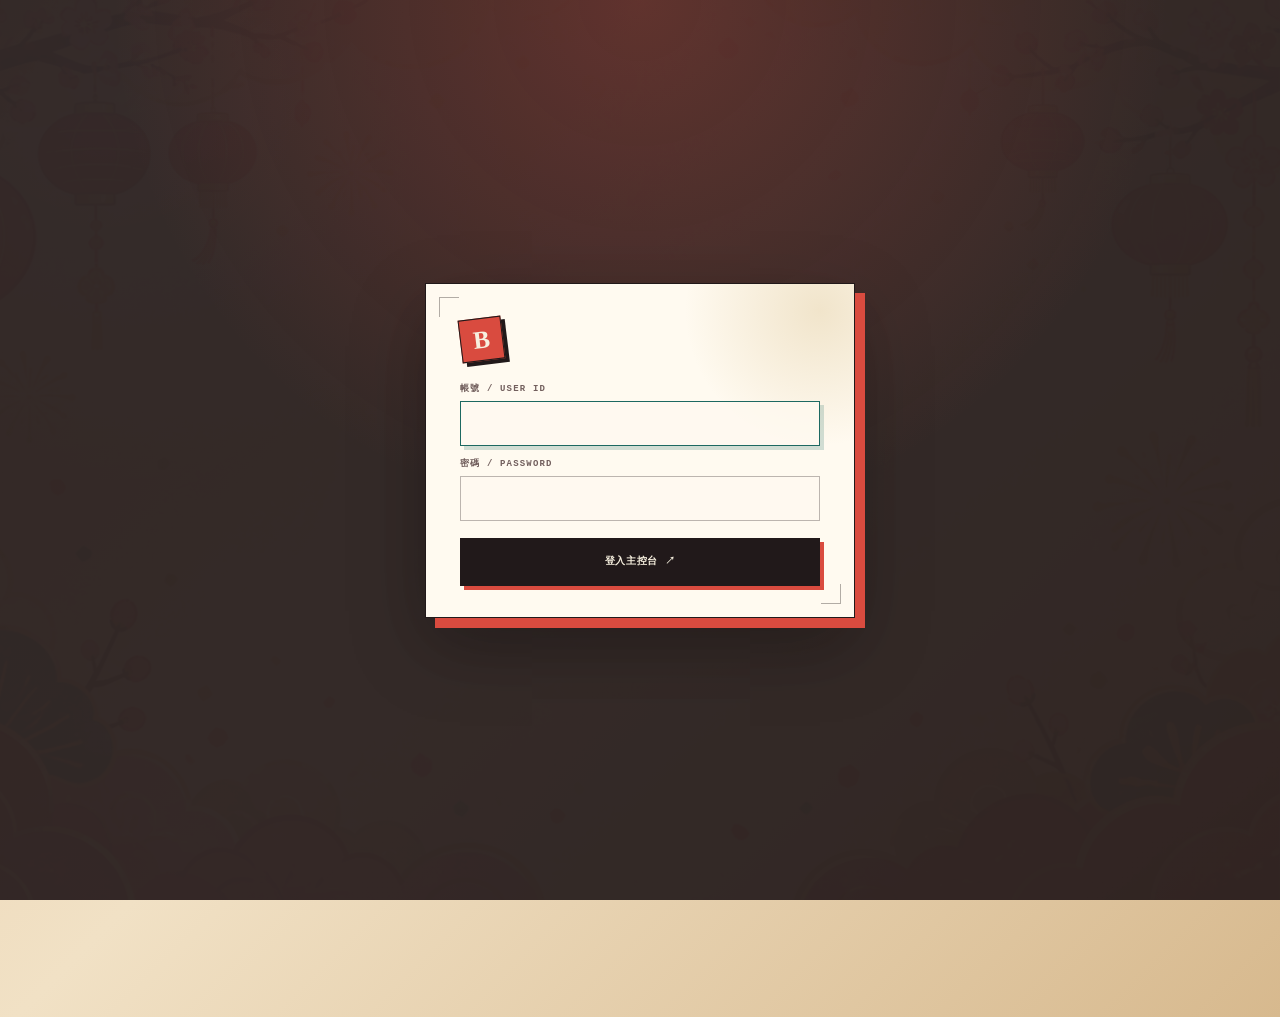
<file: Bingo/index.html>
<!doctype html>
<html lang="zh-Hant">
<head>
  <meta charset="utf-8" />
  <meta name="viewport" content="width=device-width, initial-scale=1" />
  <meta name="theme-color" content="#21191a" />
  <link rel="icon" href="data:," />
  <title>2026 T 部門尾牙｜報到發卡台</title>
  <script src="auth.js"></script>
  <script src="assets/qrcode.min.js"></script>
  <link rel="stylesheet" href="index.css" />
</head>
<body>
  <div class="auth-overlay" id="authOverlay" hidden>
    <section class="auth-dialog" role="dialog" aria-modal="true" aria-labelledby="authTitle" aria-describedby="authCopy">
      <div class="auth-mark" aria-hidden="true">B</div>
      <form class="auth-form" id="authForm" autocomplete="on">
        <label class="auth-field" for="authUsername">
          <span>帳號 / User ID</span>
          <input id="authUsername" name="username" type="text" autocomplete="username" required />
        </label>
        <label class="auth-field" for="authPassword">
          <span>密碼 / Password</span>
          <input id="authPassword" name="password" type="password" autocomplete="current-password" required />
        </label>
        <button class="auth-submit" id="authSubmit" type="submit">登入主控台 ↗</button>
        <p class="auth-error" id="authError" role="alert" hidden></p>
      </form>
    </section>
  </div>

  <main class="site-shell">
    <header class="topbar">
      <div class="brand">
        <div class="brand-mark">B</div>
        <div>
          <strong>BINGO ATELIER</strong>
          <small>T DEPT. / 2026 YEAR-END PARTY</small>
        </div>
      </div>
      <div class="top-actions">
        <div class="event-chip">2026 T 部門尾牙</div>
        <div class="live-badge"><span class="signal"></span> CHECK-IN DESK</div>
        <a class="draw-link" href="draw.html">進入抽號碼 ↗</a>
      </div>
    </header>

    <section class="hero">
      <div>
        <div class="eyebrow">Front desk / hand out the luck</div>
        <h1>下好離手<em>童叟無欺</em></h1>
      </div>
      <div class="hero-stamp" aria-hidden="true">
        <div class="stamp-kicker">CARD EDITION</div>
        <div class="stamp-number">001—120</div>
        <div class="stamp-footer"><span>FREE / T</span><span>QR HANDOUT</span></div>
      </div>
    </section>

    <section class="workspace">
      <article class="panel number-wall">
        <div class="panel-head">
          <div>
            <div class="mono-label">Check-in queue / 120 cards</div>
            <h2 class="panel-title">選擇卡號</h2>
          </div>
          <div class="mono-label"><span id="claimedCount">0</span> / 120 CLAIMED</div>
        </div>
        <div class="number-grid" id="numberGrid" aria-live="polite"></div>
        <div class="wall-footer"><span><strong id="availableCount">120</strong> 張尚未領取</span></div>
      </article>

      <aside class="panel qr-panel">
        <h2 id="selectedCardLabel">尚未選取</h2>
        <div id="qrContent">
          <div class="qr-empty"><div><strong>選一個卡號</strong>QR Code 會在這裡出現</div></div>
        </div>
        <button class="reset-button" id="resetButton" type="button">重置全部領取狀態</button>
      </aside>
    </section>
  </main>

  <div class="name-overlay" id="nameOverlay" hidden>
    <section class="name-dialog" role="dialog" aria-modal="true" aria-labelledby="nameDialogTitle" aria-describedby="nameDialogCopy">
      <div class="name-dialog-mark" aria-hidden="true">B</div>
      <div class="mono-label">Card handoff / recipient</div>
      <h2 id="nameDialogTitle">登記領取人</h2>
      <p id="nameDialogCopy">請填寫這張卡片的領取人姓名，完成後才會標記為已領取。</p>
      <form id="claimForm" class="claim-form" novalidate>
        <label class="name-field" for="recipientName">
          <span>領取人姓名 / Recipient</span>
          <input id="recipientName" name="recipientName" type="text" maxlength="40" autocomplete="name" required />
        </label>
        <p class="name-error" id="nameError" role="alert" hidden></p>
        <div class="name-actions">
          <button class="name-cancel" id="nameCancelButton" type="button">取消</button>
          <button class="name-submit" id="nameSubmitButton" type="submit">確認領取 ↗</button>
        </div>
      </form>
    </section>
  </div>

  <div class="toast" id="toast" role="status" aria-live="polite"></div>

  <script>
    BingoAuth.ready.then(function () {
    const ACTIVITY_NAME = '2026 T 部門尾牙';
    const CARD_COUNT = 120;
    const CARD_SIZE = 25;
    const CENTER_INDEX = 12;
    const ALL_NUMBERS = Array.from({ length: 24 }, function (_, index) { return index + 1; });
    const CARDS_STORAGE_KEY = 't-dept-bingo-card-pool-v1';
    const CLAIMED_STORAGE_KEY = 't-dept-bingo-claimed-cards-v1';

    let cards = loadCardPool();
    let claimedCards = loadClaimedCards();
    let selectedCardId = null;
    let pendingCardId = null;
    let previousSelectedCardId = null;
    let toastTimer;

    const $ = function (selector) { return document.querySelector(selector); };

    function escapeHtml(value) {
      return String(value)
        .replaceAll('&', '&amp;')
        .replaceAll('<', '&lt;')
        .replaceAll('>', '&gt;')
        .replaceAll('"', '&quot;')
        .replaceAll("'", '&#039;');
    }

    function randomIndex(max) {
      if (window.crypto && window.crypto.getRandomValues) {
        const buffer = new Uint32Array(1);
        window.crypto.getRandomValues(buffer);
        return buffer[0] % max;
      }
      return Math.floor(Math.random() * max);
    }

    function shuffle(items) {
      const result = items.slice();
      for (let index = result.length - 1; index > 0; index -= 1) {
        const swapIndex = randomIndex(index + 1);
        const swap = result[index];
        result[index] = result[swapIndex];
        result[swapIndex] = swap;
      }
      return result;
    }

    function createGrid() {
      const shuffledNumbers = shuffle(ALL_NUMBERS);
      const grid = [];
      let numberIndex = 0;
      for (let index = 0; index < CARD_SIZE; index += 1) {
        if (index === CENTER_INDEX) {
          grid.push('T');
        } else {
          grid.push(shuffledNumbers[numberIndex]);
          numberIndex += 1;
        }
      }
      return grid;
    }

    function gridFingerprint(grid) {
      return grid.join(',');
    }

    function isValidGrid(grid) {
      if (!Array.isArray(grid) || grid.length !== CARD_SIZE || grid[CENTER_INDEX] !== 'T') return false;
      const numbers = grid.filter(function (value) { return value !== 'T'; });
      return numbers.length === ALL_NUMBERS.length
        && numbers.every(function (value) { return Number.isInteger(value) && value >= 1 && value <= 24; })
        && new Set(numbers).size === ALL_NUMBERS.length;
    }

    function isValidCardPool(value) {
      if (!Array.isArray(value) || value.length !== CARD_COUNT) return false;
      const ids = new Set();
      const fingerprints = new Set();
      return value.every(function (card, index) {
        if (!card || typeof card.cardId !== 'string' || ids.has(card.cardId) || !isValidGrid(card.grid)) return false;
        if (card.cardId !== String(index + 1).padStart(3, '0')) return false;
        const fingerprint = gridFingerprint(card.grid);
        if (fingerprints.has(fingerprint)) return false;
        ids.add(card.cardId);
        fingerprints.add(fingerprint);
        return true;
      });
    }

    function createCardPool() {
      const result = [];
      const fingerprints = new Set();
      while (result.length < CARD_COUNT) {
        const grid = createGrid();
        const fingerprint = gridFingerprint(grid);
        if (fingerprints.has(fingerprint)) continue;
        fingerprints.add(fingerprint);
        result.push({
          cardId: String(result.length + 1).padStart(3, '0'),
          grid: grid
        });
      }
      return result;
    }

    function loadCardPool() {
      try {
        const raw = localStorage.getItem(CARDS_STORAGE_KEY);
        const parsed = raw ? JSON.parse(raw) : null;
        if (isValidCardPool(parsed)) return parsed;
      } catch (error) {
        // Fall through and create a fresh pool.
      }

      const pool = createCardPool();
      try {
        localStorage.setItem(CARDS_STORAGE_KEY, JSON.stringify(pool));
      } catch (error) {
        showToast('卡池無法保存；請勿重新整理，否則卡號可能重新配置。');
      }
      return pool;
    }

    function loadClaimedCards() {
      const result = new Map();
      try {
        const parsed = JSON.parse(localStorage.getItem(CLAIMED_STORAGE_KEY) || '[]');
        if (!Array.isArray(parsed)) return result;
        parsed.forEach(function (entry) {
          if (typeof entry === 'string' && /^[0-9]{3}$/.test(entry)) {
            result.set(entry, '');
            return;
          }
          if (!entry || typeof entry.cardId !== 'string' || !/^[0-9]{3}$/.test(entry.cardId)) return;
          const name = typeof entry.name === 'string' ? entry.name.trim().slice(0, 40) : '';
          result.set(entry.cardId, name);
        });
      } catch (error) {
        return result;
      }
      return result;
    }

    function saveClaimedCards() {
      try {
        localStorage.setItem(CLAIMED_STORAGE_KEY, JSON.stringify(Array.from(claimedCards.entries()).map(function (entry) {
          return { cardId: entry[0], name: entry[1] };
        })));
      } catch (error) {
        showToast('無法保存領取狀態；目前只保留在這個頁面的記憶體中。');
      }
    }

    function bytesToBase64Url(bytes) {
      let binary = '';
      bytes.forEach(function (byte) { binary += String.fromCharCode(byte); });
      return btoa(binary).replaceAll('+', '-').replaceAll('/', '_').replaceAll('=', '');
    }

    function encodeCardPayload(card) {
      const payload = {
        version: 1,
        activityName: ACTIVITY_NAME,
        cardId: card.cardId,
        grid: card.grid
      };
      return bytesToBase64Url(new TextEncoder().encode(JSON.stringify(payload)));
    }

      function cardUrl(card) {
        const target = new URL('card.html', window.location.href);
        target.searchParams.set('v', '4');
        target.searchParams.set('card', encodeCardPayload(card));
        return target.href;
      }

    function renderQr(mount, card) {
      mount.innerHTML = '';
      if (typeof QRCode !== 'function') {
        mount.innerHTML = '<div class="qr-fallback">QR 套件未載入<br />請確認 assets/qrcode.min.js</div>';
        return false;
      }

      try {
        new QRCode(mount, {
          text: cardUrl(card),
          width: 270,
          height: 270,
          colorDark: '#21191a',
          colorLight: '#ffffff',
          correctLevel: QRCode.CorrectLevel.H
        });
        return true;
      } catch (error) {
        mount.innerHTML = '<div class="qr-fallback">QR 產生失敗<br />請重新載入頁面</div>';
        return false;
      }
    }

    function renderNumberGrid() {
      $('#numberGrid').innerHTML = cards.map(function (card) {
        const claimed = claimedCards.has(card.cardId);
        const selected = selectedCardId === card.cardId;
        const name = claimedCards.get(card.cardId) || '';
        const nameLabel = name ? '，領取人 ' + name : '';
        return '<button class="number-tile' + (claimed ? ' is-claimed' : '') + (selected ? ' is-selected' : '') + '" type="button" data-card-id="' + card.cardId + '" aria-label="卡號 ' + card.cardId + (claimed ? ' 已領取' + nameLabel + '，可重新開啟 QR Code' : ' 尚未領取') + '"><span class="number-tile-id">'
          + card.cardId
          + '</span>'
          + (claimed && name ? '<span class="number-tile-name">' + escapeHtml(name) + '</span>' : '')
          + '</button>';
      }).join('');

      $('#claimedCount').textContent = claimedCards.size;
      $('#availableCount').textContent = CARD_COUNT - claimedCards.size;
    }

    function renderQrPanel(card) {
      const label = $('#selectedCardLabel');
      const content = $('#qrContent');

      if (!card) {
        label.textContent = '尚未選取';
        content.innerHTML = '<div class="qr-empty"><div><strong>選一個卡號</strong>QR Code 會在這裡出現</div></div>';
        return false;
      }

      label.textContent = card.cardId;
      const url = cardUrl(card);
      const recipientName = claimedCards.get(card.cardId) || '';
      content.innerHTML = '<div class="selected-state"><span class="signal"></span> ' + (claimedCards.has(card.cardId) ? '已領取' : 'QR 已產生／待領取標記') + '</div><div class="selected-recipient"><span>RECIPIENT</span><strong>' + (recipientName ? escapeHtml(recipientName) : '尚未填寫') + '</strong></div><div class="qr-stage"><div id="qrMount" aria-label="卡號 ' + card.cardId + ' 的 QR Code"></div></div><div class="qr-url"><div class="qr-url-label">Scan URL / Card page</div><a class="qr-url-value" href="' + escapeHtml(url) + '" target="_blank" rel="noopener noreferrer">' + escapeHtml(url) + '</a></div>';
      return renderQr($('#qrMount'), card);
    }

    function openClaimDialog(cardId) {
      const card = cards.find(function (item) { return item.cardId === cardId; });
      if (!card) return;

      pendingCardId = cardId;
      previousSelectedCardId = selectedCardId;
      const isEditing = claimedCards.has(cardId);
      $('#nameDialogTitle').textContent = isEditing ? '修改領取人' : '登記領取人';
      $('#nameDialogCopy').textContent = isEditing
        ? '這張卡已經登記過領取人，可以直接修改姓名。'
        : '請填寫這張卡片的領取人姓名，完成後才會標記為已領取。';
      $('#recipientName').value = claimedCards.get(cardId) || '';
      $('#nameError').textContent = '';
      $('#nameError').hidden = true;
      $('#nameOverlay').hidden = false;
      document.body.classList.add('name-modal-open');
      window.setTimeout(function () {
        $('#recipientName').focus();
        $('#recipientName').select();
      }, 0);
    }

    function closeClaimDialog() {
      pendingCardId = null;
      previousSelectedCardId = null;
      $('#nameOverlay').hidden = true;
      document.body.classList.remove('name-modal-open');
    }

    function showNameError(message) {
      $('#nameError').textContent = message;
      $('#nameError').hidden = false;
      $('#recipientName').focus();
    }

    function saveClaim() {
      if (!pendingCardId) return;
      const card = cards.find(function (item) { return item.cardId === pendingCardId; });
      const name = $('#recipientName').value.trim();
      if (!name) {
        showNameError('請填寫領取人姓名。');
        return;
      }
      if (name.length > 40) {
        showNameError('姓名最多 40 個字元。');
        return;
      }
      if (!card) {
        closeClaimDialog();
        return;
      }

      selectedCardId = card.cardId;
      const qrReady = renderQrPanel(card);
      if (qrReady === false) {
        selectedCardId = previousSelectedCardId;
        renderNumberGrid();
        const previousCard = cards.find(function (item) { return item.cardId === previousSelectedCardId; });
        renderQrPanel(previousCard || null);
        showToast('QR Code 尚未產生，這張卡不會標記為已領取。');
        return;
      }

      claimedCards.set(card.cardId, name);
      saveClaimedCards();
      renderNumberGrid();
      renderQrPanel(card);
      closeClaimDialog();
      showToast('卡號 ' + card.cardId + ' 已登記給 ' + name + '。');
    }

    function showToast(message) {
      const toast = $('#toast');
      if (!toast) return;
      toast.textContent = message;
      toast.classList.add('is-visible');
      window.clearTimeout(toastTimer);
      toastTimer = window.setTimeout(function () { toast.classList.remove('is-visible'); }, 3200);
    }

    $('#numberGrid').addEventListener('click', function (event) {
      const button = event.target.closest('[data-card-id]');
      if (!button) return;
      openClaimDialog(button.dataset.cardId);
    });

    $('#claimForm').addEventListener('submit', function (event) {
      event.preventDefault();
      saveClaim();
    });

    $('#nameCancelButton').addEventListener('click', closeClaimDialog);

    $('#nameOverlay').addEventListener('click', function (event) {
      if (event.target === $('#nameOverlay')) closeClaimDialog();
    });

    document.addEventListener('keydown', function (event) {
      const overlay = $('#nameOverlay');
      if (overlay.hidden) return;
      if (event.key === 'Escape') {
        event.preventDefault();
        closeClaimDialog();
        return;
      }
      if (event.key !== 'Tab') return;
      const focusable = Array.from(overlay.querySelectorAll('button, input')).filter(function (element) {
        return !element.disabled;
      });
      if (!focusable.length) return;
      const first = focusable[0];
      const last = focusable[focusable.length - 1];
      if (event.shiftKey && document.activeElement === first) {
        event.preventDefault();
        last.focus();
      } else if (!event.shiftKey && document.activeElement === last) {
        event.preventDefault();
        first.focus();
      }
    });

    $('#resetButton').addEventListener('click', function () {
      if (!claimedCards.size) {
        showToast('目前沒有已領取的卡片。');
        return;
      }
      if (!window.confirm('確定要重置全部領取狀態嗎？120 張卡將重新變成可領取。')) return;
      claimedCards = new Map();
      selectedCardId = null;
      saveClaimedCards();
      renderNumberGrid();
      renderQrPanel(null);
      showToast('領取狀態已重置。');
    });

    renderNumberGrid();
    renderQrPanel(null);
    });
  </script>
</body>
</html>
</file>
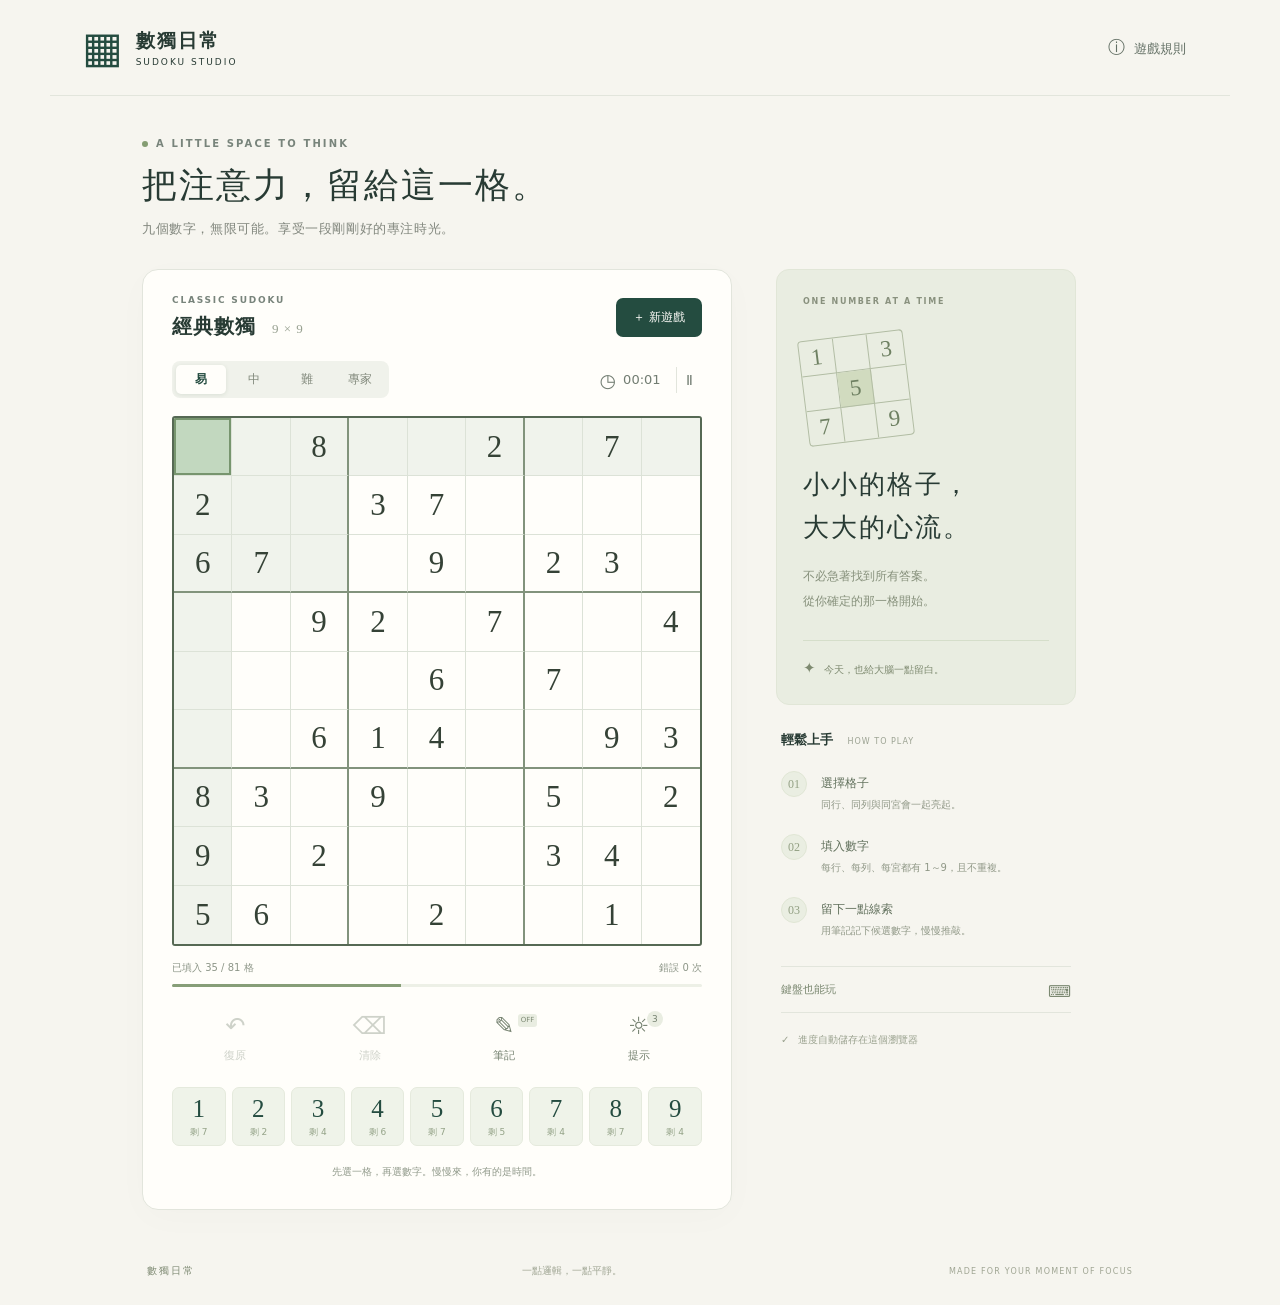
<file: Sudoku/index.html>
<!doctype html>
<html lang="zh-Hant">
<head>
  <meta charset="utf-8">
  <meta name="viewport" content="width=device-width, initial-scale=1">
  <meta name="theme-color" content="#244c40">
  <meta name="description" content="給自己一段專注的時間。免費數獨，易、中、難、專家四種難度，支援筆記、提示與自動儲存。">
  <title>數獨日常 · Sudoku</title>
  <link rel="icon" href="data:image/svg+xml,%3Csvg xmlns='http://www.w3.org/2000/svg' viewBox='0 0 64 64'%3E%3Crect width='64' height='64' rx='14' fill='%23244c40'/%3E%3Ctext x='32' y='46' text-anchor='middle' font-size='44' fill='%23faf8f2' font-family='serif'%3E9%3C/text%3E%3C/svg%3E">
  <link rel="stylesheet" href="./style.css">
  <script src="./engine.js" defer></script>
  <script src="./app.js" defer></script>
</head>
<body>
  <header class="site-header">
    <a class="brand" href="./" aria-label="數獨日常首頁"><span class="brand-mark" aria-hidden="true">▦</span><span>數獨日常<small>SUDOKU STUDIO</small></span></a>
    <button class="quiet-button" id="rules-button"><span aria-hidden="true">ⓘ</span> 遊戲規則</button>
  </header>
  <main>
    <section class="intro"><span class="eyebrow"><i></i> A LITTLE SPACE TO THINK</span><h1>把注意力，留給這一格。</h1><p>九個數字，無限可能。享受一段剛剛好的專注時光。</p></section>
    <div class="layout">
      <section class="game-card" aria-label="數獨遊戲">
        <div class="game-heading"><div><span class="eyebrow">CLASSIC SUDOKU</span><h2>經典數獨 <span>9 × 9</span></h2></div><button id="new-button" class="primary-button"><span aria-hidden="true">＋</span> 新遊戲</button></div>
        <div class="game-settings"><div class="difficulty" role="group" aria-label="選擇難度"><button data-level="easy" aria-pressed="true">易</button><button data-level="medium" aria-pressed="false">中</button><button data-level="hard" aria-pressed="false">難</button><button data-level="expert" aria-pressed="false">專家</button></div><div class="timer-wrap"><span aria-hidden="true">◷</span><time id="timer">00:00</time><button id="pause-button" aria-label="暫停遊戲" title="暫停遊戲">Ⅱ</button></div></div>
        <div class="board-wrap"><div id="board" class="board" role="grid" aria-label="數獨棋盤" aria-rowcount="9" aria-colcount="9"></div><div id="board-overlay" class="board-overlay" hidden><span class="overlay-symbol" aria-hidden="true">Ⅱ</span><h3 id="overlay-title">休息一下</h3><p id="overlay-message">你的進度已保留，準備好再繼續。</p><button class="primary-button" id="resume-button">繼續遊戲</button></div></div>
        <div class="progress-meta"><span id="progress-label">已完成 0 / 81 格</span><span id="mistakes-label">錯誤 0 次</span></div><div class="progress-track"><div id="progress-bar"></div></div>
        <div class="tools"><button id="undo-button"><span class="tool-icon" aria-hidden="true">↶</span>復原</button><button id="erase-button"><span class="tool-icon" aria-hidden="true">⌫</span>清除</button><button id="notes-button" aria-pressed="false"><span class="tool-icon" aria-hidden="true">✎<small id="notes-badge">OFF</small></span>筆記</button><button id="hint-button"><span class="tool-icon" aria-hidden="true">☼</span>提示 <small id="hints-label">3</small></button></div>
        <div class="number-pad" id="number-pad" role="group" aria-label="數字輸入鍵"></div>
        <p class="game-message" id="game-message" role="status" aria-live="polite">先選一格，再選數字。慢慢來，你有的是時間。</p>
      </section>
      <aside class="sidebar"><section class="welcome-card"><span class="eyebrow">ONE NUMBER AT A TIME</span><div class="decor-grid" aria-hidden="true"><span>1</span><span></span><span>3</span><span></span><span>5</span><span></span><span>7</span><span></span><span>9</span></div><h2>小小的格子，<br>大大的心流。</h2><p>不必急著找到所有答案。<br>從你確定的那一格開始。</p><div class="card-foot"><span aria-hidden="true">✦</span> 今天，也給大腦一點留白。</div></section>
        <section class="howto"><h3>輕鬆上手 <span>HOW TO PLAY</span></h3><div><b>01</b><p><strong>選擇格子</strong><br>同行、同列與同宮會一起亮起。</p></div><div><b>02</b><p><strong>填入數字</strong><br>每行、每列、每宮都有 1～9，且不重複。</p></div><div><b>03</b><p><strong>留下一點線索</strong><br>用筆記記下候選數字，慢慢推敲。</p></div></section>
        <details class="keyboard"><summary>鍵盤也能玩 <span>⌨</span></summary><p>方向鍵：移動選格<br>1～9：填入數字<br>Delete / Backspace：清除<br>N：切換筆記 · Ctrl / ⌘ Z：復原<br>Space：暫停／繼續</p></details>
        <p class="save-note" id="save-note"><span aria-hidden="true">✓</span> 進度自動儲存在這個瀏覽器</p>
      </aside>
    </div>
  </main>
  <footer><span>數獨日常</span><span>一點邏輯，一點平靜。</span><span>MADE FOR YOUR MOMENT OF FOCUS</span></footer>
  <dialog id="rules-dialog"><button class="dialog-close" aria-label="關閉" data-close>×</button><span class="eyebrow">THE SIMPLE RULES</span><h2>九個數字，三個規則。</h2><p>將空白格填入 1～9，讓每一行、每一列，以及每個 3×3 宮格都包含 1～9，且不能重複。題目給定的數字不可修改。</p><p>墨綠色是你的填答；紅色代表答案不正確。數字出現 9 次後，下方按鈕會停用；清除數字後就會恢復。筆記不計入數字數量。</p><button class="primary-button" data-close>開始專注</button></dialog>
  <dialog id="new-dialog"><span class="eyebrow">A FRESH START</span><h2>開始一場新遊戲？</h2><p>目前這一局的進度將被新題目取代。</p><div class="dialog-actions"><button class="quiet-button" data-close>繼續這一局</button><button id="confirm-new" class="primary-button">開始新遊戲</button></div></dialog>
  <dialog id="win-dialog"><span class="win-star" aria-hidden="true">✦</span><span class="eyebrow">BEAUTIFULLY SOLVED</span><h2>每一格，都找到答案了。</h2><p id="win-stats"></p><p>讓這份小小的成就，陪你度過今天。</p><div class="dialog-actions"><button class="quiet-button" data-close>欣賞棋盤</button><button id="win-new" class="primary-button">再來一局</button></div></dialog>
  <noscript>這個數獨遊戲需要啟用 JavaScript 才能遊玩。</noscript>
</body>
</html>
</file>
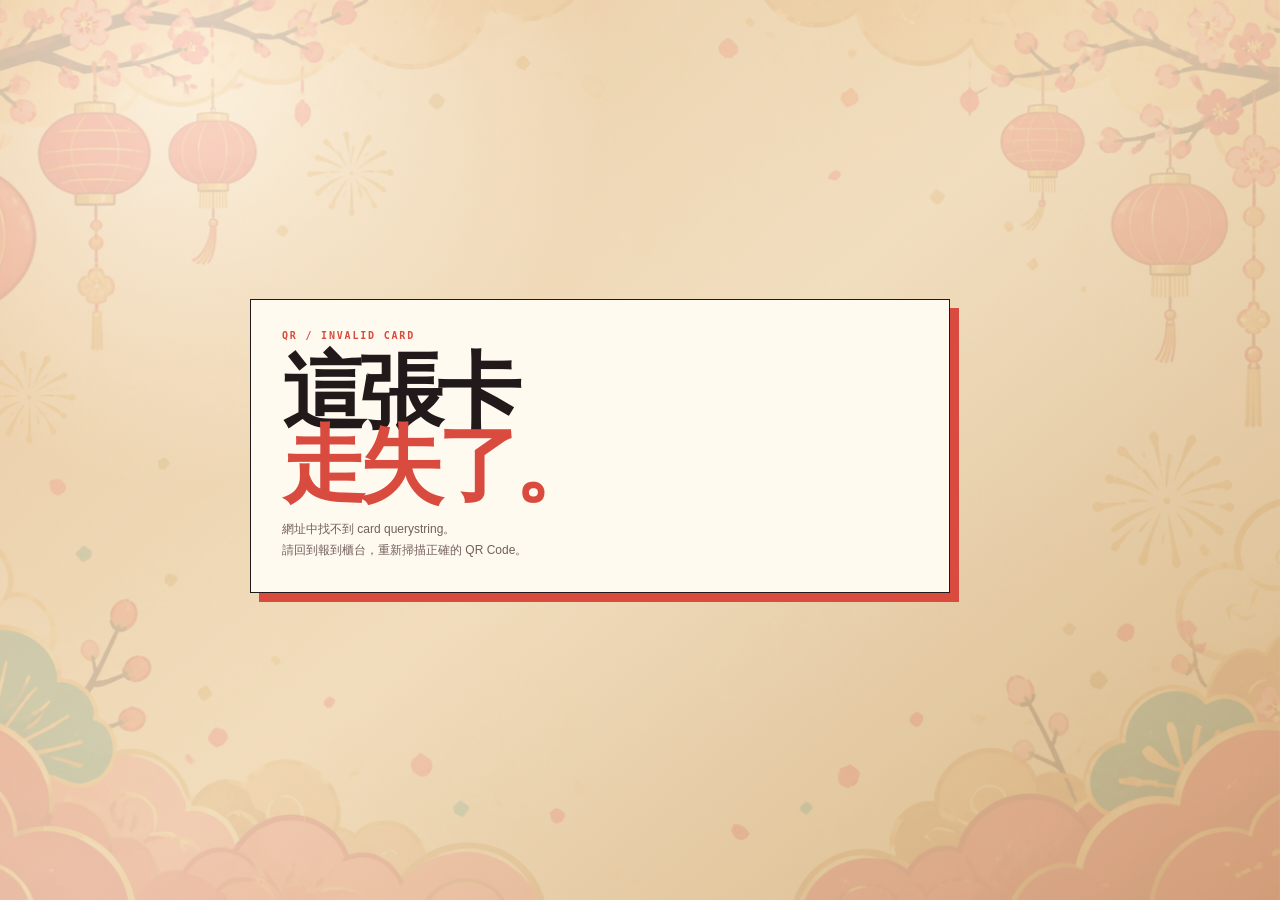
<file: Bingo/card.html>
<!doctype html>
<html lang="zh-Hant">
<head>
  <meta charset="utf-8" />
  <meta name="viewport" content="width=device-width, initial-scale=1, viewport-fit=cover" />
  <meta name="theme-color" content="#21191a" />
  <link rel="icon" href="data:," />
  <title>數位賓果卡｜2026 T 部門尾牙</title>
  <link rel="stylesheet" href="card.css?v=4" />
</head>
<body>
  <main class="page">
    <div id="cardRoot"></div>
  </main>

  <script>
    const ACTIVITY_NAME = '2026 T 部門尾牙';
    const CARD_SIZE = 25;
    const CENTER_INDEX = 12;
    const CARD_QUERY_STORAGE_KEY = 'bingo-card-query-v1';
    const MARKS_STORAGE_PREFIX = 'bingo-card-marks-v1:';
    const CONFETTI_COLORS = ['#d94b3f', '#c7a45c', '#1d6961', '#f7f0df', '#21191a'];
    const CONFETTI_PIECE_COUNT = 60;
    const CONFETTI_LIFETIME = 3200;

    const LINES = (function () {
      const lines = [];
      for (let row = 0; row < 5; row++) {
        const line = [];
        for (let col = 0; col < 5; col++) line.push(row * 5 + col);
        lines.push(line);
      }
      for (let col = 0; col < 5; col++) {
        const line = [];
        for (let row = 0; row < 5; row++) line.push(row * 5 + col);
        lines.push(line);
      }
      lines.push([0, 6, 12, 18, 24]);
      lines.push([4, 8, 12, 16, 20]);
      return lines;
    })();

    let currentCard = null;
    let marks = new Array(CARD_SIZE).fill(false);
    let connectedLineCount = 0;

    function escapeHtml(value) {
      return String(value)
        .replaceAll('&', '&amp;')
        .replaceAll('<', '&lt;')
        .replaceAll('>', '&gt;')
        .replaceAll('"', '&quot;')
        .replaceAll("'", '&#039;');
    }

    function base64UrlToBytes(value) {
      const normalized = value.replaceAll('-', '+').replaceAll('_', '/');
      const padded = normalized + '='.repeat((4 - normalized.length % 4) % 4);
      const binary = atob(padded);
      return Uint8Array.from(binary, function (character) { return character.charCodeAt(0); });
    }

    function isValidGrid(grid) {
      if (!Array.isArray(grid) || grid.length !== CARD_SIZE || grid[CENTER_INDEX] !== 'T') return false;
      const numbers = grid.filter(function (value) { return value !== 'T'; });
      return numbers.length === 24
        && numbers.every(function (value) { return Number.isInteger(value) && value >= 1 && value <= 24; })
        && new Set(numbers).size === 24;
    }

    function decodePayload(encoded) {
      const payload = JSON.parse(new TextDecoder().decode(base64UrlToBytes(encoded)));
      if (payload.version !== 1 || payload.activityName !== ACTIVITY_NAME || typeof payload.cardId !== 'string' || !isValidGrid(payload.grid)) {
        throw new Error('QR 內容不是有效的 2026 T 部門尾牙卡片。');
      }
      return payload;
    }

    function gridMarkup(grid) {
      return '<div class="bingo-grid">' + grid.map(function (value, index) {
        if (value === 'T') {
          return '<div class="bingo-cell is-free" data-index="' + index + '">福</div>';
        }
        return '<button type="button" class="bingo-cell is-number" data-index="' + index + '" aria-pressed="false">' + escapeHtml(value) + '</button>';
      }).join('') + '</div>';
    }

    function marksStorageKey(cardId) {
      return MARKS_STORAGE_PREFIX + cardId;
    }

    function loadMarks(cardId) {
      try {
        const raw = localStorage.getItem(marksStorageKey(cardId));
        if (!raw) return [];
        const parsed = JSON.parse(raw);
        if (!parsed || parsed.version !== 1 || !Array.isArray(parsed.markedIndexes)) return [];
        return parsed.markedIndexes.filter(function (index) {
          return Number.isInteger(index) && index >= 0 && index < CARD_SIZE && index !== CENTER_INDEX;
        });
      } catch (error) {
        return [];
      }
    }

    function saveMarks(cardId) {
      const markedIndexes = marks.reduce(function (list, isMarkedValue, index) {
        if (isMarkedValue) list.push(index);
        return list;
      }, []);
      try {
        localStorage.setItem(marksStorageKey(cardId), JSON.stringify({
          version: 1,
          markedIndexes: markedIndexes,
          updatedAt: new Date().toISOString()
        }));
      } catch (error) {
        // marks stay in memory only for this session if storage is unavailable
      }
    }

    function isMarked(index) {
      return index === CENTER_INDEX || !!marks[index];
    }

    function countConnectedLines() {
      return LINES.reduce(function (total, line) {
        return line.every(isMarked) ? total + 1 : total;
      }, 0);
    }

    function updateLineCountDisplay(count) {
      const el = document.querySelector('#lineCount');
      if (!el) return;
      el.textContent = count;
      el.classList.toggle('is-bingo', count >= 3);
    }

    function spawnConfetti() {
      const layer = document.createElement('div');
      layer.className = 'confetti-layer';
      layer.setAttribute('aria-hidden', 'true');

      for (let i = 0; i < CONFETTI_PIECE_COUNT; i++) {
        const piece = document.createElement('span');
        piece.className = 'confetti-piece';
        const duration = 2.4 + Math.random() * 1.4;
        piece.style.left = (Math.random() * 100) + 'vw';
        piece.style.animationDelay = (Math.random() * 0.6) + 's';
        piece.style.animationDuration = duration + 's';
        piece.style.setProperty('--drift', ((Math.random() * 2 - 1) * 60) + 'px');
        piece.style.setProperty('--spin', Math.random() > 0.5 ? 1 : -1);
        const size = 6 + Math.random() * 7;
        piece.style.width = size + 'px';
        piece.style.height = (size * 0.4) + 'px';
        piece.style.background = CONFETTI_COLORS[i % CONFETTI_COLORS.length];
        layer.appendChild(piece);
      }

      document.body.appendChild(layer);
      window.setTimeout(function () { layer.remove(); }, CONFETTI_LIFETIME);
    }

    function toggleMark(cellEl) {
      if (!currentCard) return;
      const index = Number(cellEl.getAttribute('data-index'));
      marks[index] = !marks[index];
      cellEl.classList.toggle('is-marked', marks[index]);
      cellEl.setAttribute('aria-pressed', marks[index] ? 'true' : 'false');
      saveMarks(currentCard.cardId);

      const newCount = countConnectedLines();
      updateLineCountDisplay(newCount);
      if (newCount >= 3 && connectedLineCount < 3) {
        spawnConfetti();
      }
      connectedLineCount = newCount;
    }

    function resetMarks() {
      if (!currentCard) return;
      marks.fill(false);
      document.querySelectorAll('.bingo-cell.is-number').forEach(function (cellEl) {
        cellEl.classList.remove('is-marked');
        cellEl.setAttribute('aria-pressed', 'false');
      });
      saveMarks(currentCard.cardId);
      connectedLineCount = countConnectedLines();
      updateLineCountDisplay(connectedLineCount);
    }

    function applyStoredMarks(card) {
      marks = new Array(CARD_SIZE).fill(false);
      loadMarks(card.cardId).forEach(function (index) {
        marks[index] = true;
        const cellEl = document.querySelector('.bingo-cell[data-index="' + index + '"]');
        if (cellEl) {
          cellEl.classList.add('is-marked');
          cellEl.setAttribute('aria-pressed', 'true');
        }
      });
      connectedLineCount = countConnectedLines();
      updateLineCountDisplay(connectedLineCount);
    }

    function renderError(message) {
      document.title = '卡片無法還原｜2026 T 部門尾牙';
      document.querySelector('#cardRoot').innerHTML = '<article class="error-card"><div class="error-kicker">QR / INVALID CARD</div><h1>這張卡<br /><em>走失了。</em></h1><p>' + escapeHtml(message) + '<br />請回到報到櫃台，重新掃描正確的 QR Code。</p></article>';
    }

    function renderCard(card) {
      document.title = '卡片 ' + card.cardId + '｜2026 T 部門尾牙';
      document.querySelector('#cardRoot').innerHTML = '<article class="digital-card"><div class="card-title-row"><h1 class="card-title">BINGO</h1></div><div class="card-event">' + escapeHtml(card.activityName) + '</div><div class="card-rule"></div>' + gridMarkup(card.grid) + '<div class="card-lines"><span class="card-lines-label">連線數</span><strong class="card-lines-value" id="lineCount">0</strong><span class="card-lines-max">條</span></div><div class="card-bottom"><span>下好離手</span><span>童叟無欺</span></div><div class="card-actions"><button type="button" class="reset-marks-button" id="resetMarksButton">↻ 重  置</button></div></article>';
      applyStoredMarks(card);
    }

    function getCardQueryString() {
      const queryString = window.location.search;
      try {
        const storedQueryString = localStorage.getItem(CARD_QUERY_STORAGE_KEY);
        if (storedQueryString) return storedQueryString;
        if (queryString) localStorage.setItem(CARD_QUERY_STORAGE_KEY, queryString);
      } catch (error) {
        // use the URL querystring when storage is unavailable
      }
      return queryString;
    }

    document.querySelector('#cardRoot').addEventListener('click', function (event) {
      const resetButton = event.target.closest('#resetMarksButton');
      if (resetButton) {
        resetMarks();
        return;
      }
      const cell = event.target.closest('.bingo-cell.is-number');
      if (!cell) return;
      toggleMark(cell);
    });

    try {
      const encoded = new URLSearchParams(getCardQueryString()).get('card');
      if (!encoded) {
        renderError('網址中找不到 card querystring。');
      } else {
        currentCard = decodePayload(encoded);
        renderCard(currentCard);
      }
    } catch (error) {
      renderError(error.message || 'QR 內容無法解析。');
    }
  </script>
</body>
</html>
</file>
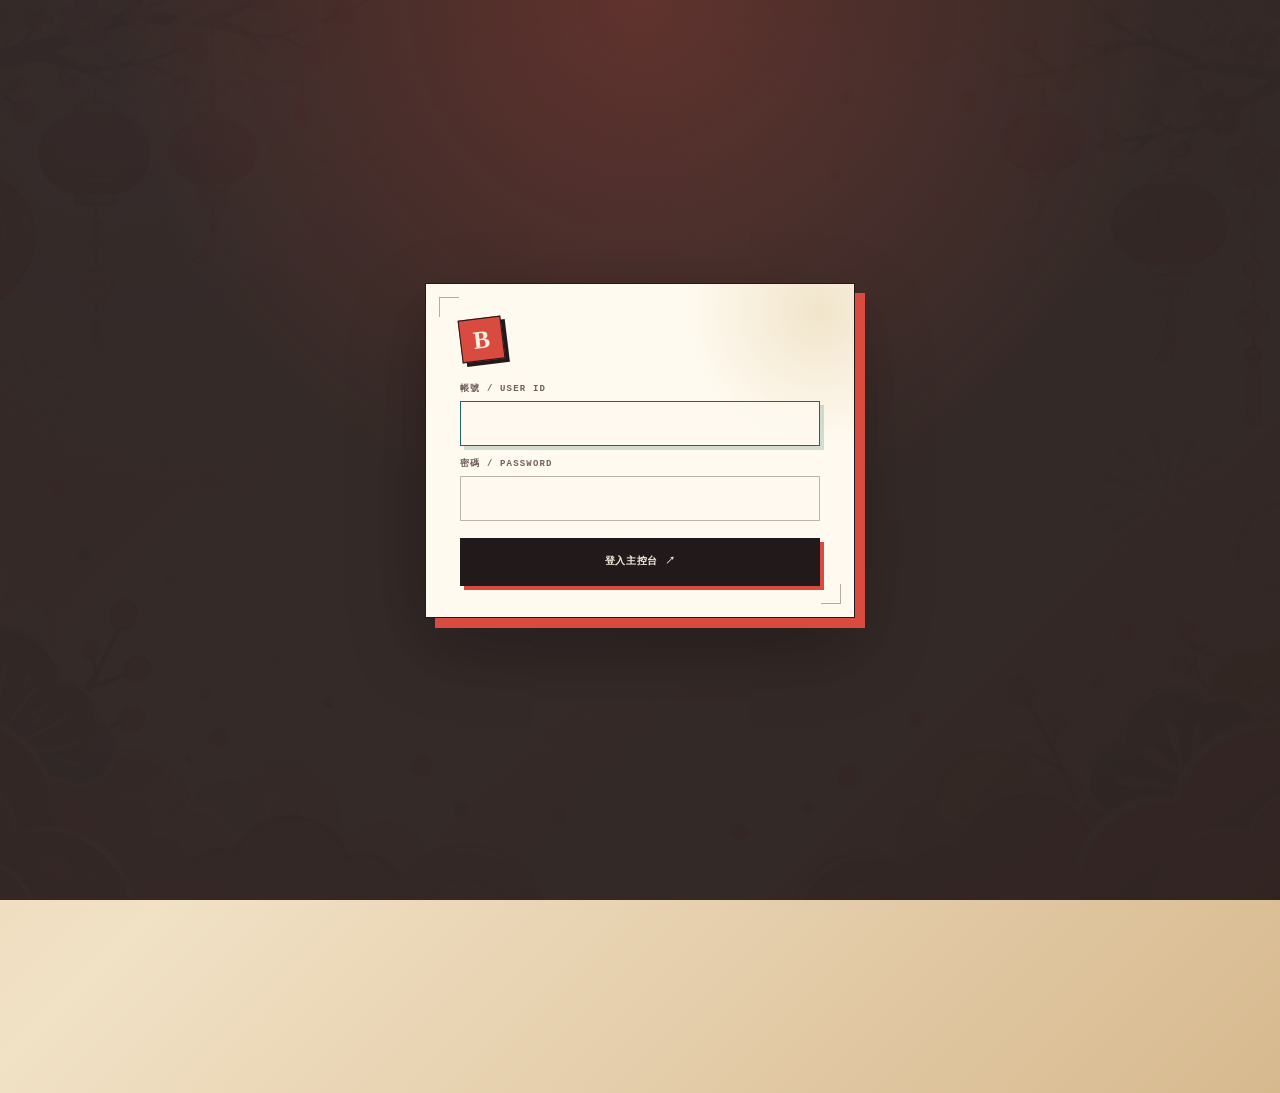
<file: Bingo/draw.html>
<!doctype html>
<html lang="zh-Hant">
<head>
  <meta charset="utf-8" />
  <meta name="viewport" content="width=device-width, initial-scale=1" />
  <meta name="theme-color" content="#21191a" />
  <link rel="icon" href="data:," />
  <title>現場抽號碼｜2026 T 部門尾牙</title>
  <script src="auth.js"></script>
  <link rel="stylesheet" href="draw.css" />
</head>
<body>
  <div class="auth-overlay" id="authOverlay" hidden>
    <section class="auth-dialog" role="dialog" aria-modal="true" aria-labelledby="authTitle" aria-describedby="authCopy">
      <div class="auth-mark" aria-hidden="true">B</div>
      <form class="auth-form" id="authForm" autocomplete="on">
        <label class="auth-field" for="authUsername">
          <span>帳號 / User ID</span>
          <input id="authUsername" name="username" type="text" autocomplete="username" required />
        </label>
        <label class="auth-field" for="authPassword">
          <span>密碼 / Password</span>
          <input id="authPassword" name="password" type="password" autocomplete="current-password" required />
        </label>
        <button class="auth-submit" id="authSubmit" type="submit">登入主控台 ↗</button>
        <p class="auth-error" id="authError" role="alert" hidden></p>
      </form>
    </section>
  </div>

  <main class="shell">
    <header class="topbar">
      <a class="brand" href="index.html" aria-label="回到報到發卡台">
        <span class="brand-mark">B</span>
        <span><strong>BINGO ATELIER</strong><small>T DEPT. / 2026 YEAR-END PARTY</small></span>
      </a>
      <a class="back-link" href="index.html">← 回到報到發卡</a>
    </header>

    <section class="hero">
      <div>
        <div class="eyebrow">Room 02 / host only</div>
        <h1>把號碼，<em>交給今晚。</em></h1>
        <p class="hero-copy">每次只抽出一個尚未出現的號碼；中獎名單會依卡片排列與已開出的號碼自動更新，結果保存於這台主持人裝置。</p>
      </div>
      <div class="live-badge">LIVE DRAW ／ 1—24 ／ NO REPEAT</div>
    </section>

    <section class="draw-layout">
      <article class="stage" id="stage">
        <header class="stage-head">
          <div>
            <div class="stage-kicker">Live Draw</div>
            <h2>現場抽號碼</h2>
          </div>
          <div class="stage-status" id="stageStatus">READY TO DRAW</div>
        </header>
        <div class="current">
          <div class="ball" aria-live="polite">
            <div class="ball-number" id="currentNumber">—</div>
            <div class="ball-caption">CURRENT DRAW</div>
          </div>
          <p class="instruction" id="instruction">準備好了嗎？把今晚的第一個號碼交給大家。</p>
          <button class="draw-button" id="drawButton" type="button">✦ 抽號碼 ↗</button>
          <button class="reset-button" id="resetButton" type="button">↻ 清除開獎結果</button>
        </div>
        <footer class="stage-foot"></footer>
      </article>

      <aside class="side">
        <article class="panel progress">
          <div class="mono-label">Draw progress</div>
          <div class="progress-row"><strong class="progress-value"><span id="drawCount">0</span> <small>/ 24</small></strong><span class="mono-label" id="progressStatus">尚未開始</span></div>
          <div class="track"><div class="fill" id="progressFill"></div></div>
          <div class="progress-meta"><span>START</span><span id="remainingCount">24 REMAINING</span><span>FINISH</span></div>
        </article>

        <article class="panel winners-panel">
          <header class="history-head">
            <div><div class="mono-label">Three lines / winner board</div><h2>中獎名單</h2></div>
            <span class="mono-label"><span id="winnerCount">0</span> WINNERS</span>
          </header>
          <div class="winner-list" id="winnerList"></div>
        </article>

        <article class="panel">
          <header class="history-head"><div><div class="mono-label">Call sheet</div><h2>已開出號碼</h2></div><span class="mono-label">ORDER</span></header>
          <div class="history-list" id="historyList"></div>
        </article>

        <article class="panel">
          <header class="pool-head"><div><div class="mono-label">Number pool</div><h2>號碼池</h2></div><span class="mono-label">1—24</span></header>
          <div class="pool-list" id="poolList"></div>
        </article>
      </aside>
    </section>
  </main>

  <div class="toast" id="toast" role="status" aria-live="polite"></div>

  <div class="reveal-overlay" id="revealOverlay" aria-hidden="true">
    <div class="reveal-frame">
      <div class="reveal-kicker">NUMBER CALLED</div>
      <div class="reveal-number" id="revealNumber">—</div>
    </div>
  </div>

  <script>
    BingoAuth.ready.then(function () {
    const ALL_NUMBERS = Array.from({ length: 24 }, function (_, index) { return index + 1; });
    const CARD_COUNT = 120;
    const CARD_SIZE = 25;
    const CENTER_INDEX = 12;
    const CARDS_STORAGE_KEY = 't-dept-bingo-card-pool-v1';
    const CLAIMED_STORAGE_KEY = 't-dept-bingo-claimed-cards-v1';
    const STORAGE_KEY = 't-dept-bingo-draw-state-v3';
    const STORAGE_VERSION = 3;
    const REVEAL_FADE_DURATION = 700;
    const LINES = (function () {
      const lines = [];
      for (let row = 0; row < 5; row += 1) {
        lines.push([0, 1, 2, 3, 4].map(function (offset) { return row * 5 + offset; }));
      }
      for (let col = 0; col < 5; col += 1) {
        lines.push([0, 1, 2, 3, 4].map(function (offset) { return offset * 5 + col; }));
      }
      lines.push([0, 6, 12, 18, 24]);
      lines.push([4, 8, 12, 16, 20]);
      return lines;
    })();

    let state = loadState();
    let cards = loadCardPool();
    let claimedCards = loadClaimedCards();
    let isDrawing = false;
    let toastTimer;
    let knownWinnerIds = null;

    const $ = function (selector) { return document.querySelector(selector); };

    function escapeHtml(value) {
      return String(value)
        .replaceAll('&', '&amp;')
        .replaceAll('<', '&lt;')
        .replaceAll('>', '&gt;')
        .replaceAll('"', '&quot;')
        .replaceAll("'", '&#039;');
    }

    function emptyState() {
      return { version: STORAGE_VERSION, drawnNumbers: [], currentNumber: null, updatedAt: null };
    }

    function normalizeState(value) {
      if (!value || value.version !== STORAGE_VERSION || !Array.isArray(value.drawnNumbers)) return null;
      const numbers = value.drawnNumbers.filter(function (number) {
        return Number.isInteger(number) && number >= 1 && number <= 24;
      });
      const uniqueNumbers = Array.from(new Set(numbers));
      if (uniqueNumbers.length !== numbers.length) return null;
      if (value.currentNumber !== null && value.currentNumber !== uniqueNumbers[uniqueNumbers.length - 1]) return null;
      return {
        version: STORAGE_VERSION,
        drawnNumbers: uniqueNumbers,
        currentNumber: uniqueNumbers.length ? uniqueNumbers[uniqueNumbers.length - 1] : null,
        updatedAt: value.updatedAt || null
      };
    }

    function loadState() {
      try {
        const raw = localStorage.getItem(STORAGE_KEY);
        return raw ? normalizeState(JSON.parse(raw)) || emptyState() : emptyState();
      } catch (error) {
        return emptyState();
      }
    }

    function saveState() {
      state.updatedAt = new Date().toISOString();
      try {
        localStorage.setItem(STORAGE_KEY, JSON.stringify(state));
      } catch (error) {
        showToast('無法保存抽號狀態；目前只保留在頁面記憶體。');
      }
    }

    function isValidGrid(grid) {
      if (!Array.isArray(grid) || grid.length !== CARD_SIZE || grid[CENTER_INDEX] !== 'T') return false;
      const numbers = grid.filter(function (value) { return value !== 'T'; });
      return numbers.length === ALL_NUMBERS.length
        && numbers.every(function (value) { return Number.isInteger(value) && value >= 1 && value <= 24; })
        && new Set(numbers).size === ALL_NUMBERS.length;
    }

    function isValidCardPool(value) {
      if (!Array.isArray(value) || value.length !== CARD_COUNT) return false;
      const ids = new Set();
      return value.every(function (card, index) {
        if (!card || typeof card.cardId !== 'string' || ids.has(card.cardId) || !isValidGrid(card.grid)) return false;
        if (card.cardId !== String(index + 1).padStart(3, '0')) return false;
        ids.add(card.cardId);
        return true;
      });
    }

    function loadCardPool() {
      try {
        const raw = localStorage.getItem(CARDS_STORAGE_KEY);
        const parsed = raw ? JSON.parse(raw) : null;
        return isValidCardPool(parsed) ? parsed : [];
      } catch (error) {
        return [];
      }
    }

    function loadClaimedCards() {
      const result = new Map();
      try {
        const parsed = JSON.parse(localStorage.getItem(CLAIMED_STORAGE_KEY) || '[]');
        if (!Array.isArray(parsed)) return result;
        parsed.forEach(function (entry) {
          if (typeof entry === 'string' && /^[0-9]{3}$/.test(entry)) {
            result.set(entry, '');
            return;
          }
          if (!entry || typeof entry.cardId !== 'string' || !/^[0-9]{3}$/.test(entry.cardId)) return;
          result.set(entry.cardId, typeof entry.name === 'string' ? entry.name.trim().slice(0, 40) : '');
        });
      } catch (error) {
        return result;
      }
      return result;
    }

    function countConnectedLines(card, drawnSet) {
      return LINES.reduce(function (total, line) {
        return line.every(function (index) {
          return index === CENTER_INDEX || drawnSet.has(card.grid[index]);
        }) ? total + 1 : total;
      }, 0);
    }

    function getWinners(drawnSet) {
      if (!cards.length) return [];
      return cards.map(function (card) {
        return {
          cardId: card.cardId,
          name: claimedCards.get(card.cardId) || '',
          lineCount: countConnectedLines(card, drawnSet)
        };
      }).filter(function (winner) {
        return winner.lineCount >= 3 && winner.name;
      });
    }

    function renderWinners(drawnSet) {
      const list = $('#winnerList');
      const winners = getWinners(drawnSet);
      const winnerIds = new Set(winners.map(function (winner) { return winner.cardId; }));
      const newWinners = knownWinnerIds
        ? winners.filter(function (winner) { return !knownWinnerIds.has(winner.cardId); })
        : [];
      knownWinnerIds = winnerIds;

      $('#winnerCount').textContent = winners.length;
      if (!cards.length) {
        list.innerHTML = '<div class="empty winner-empty"><strong>找不到卡片池</strong>請先開啟報到發卡台，讓 120 張卡片排列寫入這台裝置。</div>';
      } else if (!winners.length) {
        list.innerHTML = '<div class="empty winner-empty"><strong>尚未出現三線</strong>抽出更多號碼後，中獎名單會自動更新。</div>';
      } else {
        list.innerHTML = winners.map(function (winner, index) {
          const isNew = newWinners.some(function (item) { return item.cardId === winner.cardId; });
          return '<div class="winner-item' + (isNew ? ' is-new-winner' : '') + '"><span class="winner-rank">' + String(index + 1).padStart(2, '0') + '</span><div class="winner-main"><strong>' + escapeHtml(winner.name) + '</strong><small>卡號 ' + escapeHtml(winner.cardId) + '</small></div><span class="winner-lines">' + winner.lineCount + ' <small>LINES</small></span></div>';
        }).join('');
      }

      if (newWinners.length) {
        showToast('新增中獎：' + newWinners.map(function (winner) {
          return winner.name;
        }).join('、'));
      }
    }

    function randomIndex(max) {
      if (window.crypto && window.crypto.getRandomValues) {
        const buffer = new Uint32Array(1);
        window.crypto.getRandomValues(buffer);
        return buffer[0] % max;
      }
      return Math.floor(Math.random() * max);
    }

    function render() {
      const drawnSet = new Set(state.drawnNumbers);
      const count = state.drawnNumbers.length;
      const remaining = ALL_NUMBERS.filter(function (number) { return !drawnSet.has(number); });
      const complete = count === ALL_NUMBERS.length;

      $('#currentNumber').textContent = state.currentNumber === null ? '—' : state.currentNumber;
      $('#drawCount').textContent = count;
      $('#remainingCount').textContent = remaining.length + ' REMAINING';
      $('#progressFill').style.width = (count / ALL_NUMBERS.length) * 100 + '%';
      $('#progressStatus').textContent = count === 0 ? '尚未開始' : complete ? '全部開出' : '進行中';
      $('#stageStatus').textContent = complete ? 'ALL NUMBERS OUT' : isDrawing ? 'DRAWING…' : 'READY TO DRAW';
      $('#instruction').textContent = count === 0
        ? '準備好了嗎？把今晚的第一個號碼交給大家。'
        : complete
          ? '24 個號碼都已經到齊，抽號流程完成。'
          : '下一個號碼會從尚未開出的清單中隨機出現。';
      $('#drawButton').disabled = isDrawing || complete;
      $('#resetButton').disabled = isDrawing;
      $('#drawButton').textContent = complete ? '✓ 全部開出' : '✦ 抽號碼 ↗';

      $('#historyList').innerHTML = count
        ? state.drawnNumbers.map(function (number, index) {
            return '<div class="history-item"><small>#' + String(index + 1).padStart(2, '0') + '</small><strong>' + number + '</strong></div>';
          }).join('')
        : '<div class="empty">目前還沒有開出號碼。<br />按下抽號碼，開始第一輪抽號。</div>';

      $('#poolList').innerHTML = ALL_NUMBERS.map(function (number) {
        return '<div class="pool-number' + (drawnSet.has(number) ? ' is-drawn' : '') + '">' + number + '</div>';
      }).join('');

      renderWinners(drawnSet);
    }

    function showToast(message) {
      const toast = $('#toast');
      toast.textContent = message;
      toast.classList.add('is-visible');
      window.clearTimeout(toastTimer);
      toastTimer = window.setTimeout(function () { toast.classList.remove('is-visible'); }, 3200);
    }

    function showNumberReveal(number) {
      return new Promise(function (resolve) {
        const overlay = $('#revealOverlay');
        $('#revealNumber').textContent = number;
        overlay.setAttribute('aria-hidden', 'false');

        window.requestAnimationFrame(function () {
          overlay.classList.add('is-visible');
        });

        overlay.addEventListener('click', function () {
          overlay.classList.remove('is-visible');
          window.setTimeout(function () {
            overlay.setAttribute('aria-hidden', 'true');
            resolve();
          }, REVEAL_FADE_DURATION);
        }, { once: true });
      });
    }

    $('#drawButton').addEventListener('click', function () {
      if (isDrawing) return;
      const remaining = ALL_NUMBERS.filter(function (number) { return !state.drawnNumbers.includes(number); });
      if (!remaining.length) return;

      isDrawing = true;
      $('#stage').classList.add('is-rolling');
      render();

      const rollTimer = window.setInterval(function () {
        $('#currentNumber').textContent = remaining[randomIndex(remaining.length)];
      }, 80);

      window.setTimeout(function () {
        window.clearInterval(rollTimer);
        const picked = remaining[randomIndex(remaining.length)];
        state.drawnNumbers.push(picked);
        state.currentNumber = picked;
        $('#stage').classList.remove('is-rolling');
        saveState();
        showToast('號碼 ' + picked + ' 已開出；中獎名單已更新。');
        render();

        showNumberReveal(picked).then(function () {
          isDrawing = false;
          render();
        });
      }, 1100);
    });

    $('#resetButton').addEventListener('click', function () {
      if (!state.drawnNumbers.length) {
        showToast('目前沒有需要清除的開獎紀錄。');
        return;
      }
      if (!window.confirm('確定要清除目前的 1～24 抽號結果嗎？')) return;
      state = emptyState();
      saveState();
      render();
      showToast('抽號結果已清除。');
    });

    window.addEventListener('storage', function (event) {
      if (event.key === STORAGE_KEY) {
        state = loadState();
      }
      if (event.key === CARDS_STORAGE_KEY) {
        cards = loadCardPool();
      }
      if (event.key === CLAIMED_STORAGE_KEY) {
        claimedCards = loadClaimedCards();
      }
      if ([STORAGE_KEY, CARDS_STORAGE_KEY, CLAIMED_STORAGE_KEY].includes(event.key)) {
        render();
      }
    });

    render();
    });
  </script>
</body>
</html>
</file>
<file: Bingo/index.css>
:root {
      --ink: #21191a;
      --ink-soft: #725f5d;
      --paper: #f7f0df;
      --paper-bright: #fffaf0;
      --paper-deep: #e6d4b5;
      --vermilion: #d94b3f;
      --vermilion-dark: #a82f2d;
      --jade: #1d6961;
      --gold: #c7a45c;
      --line: rgba(33, 25, 26, .16);
      --shadow: 0 24px 60px rgba(58, 26, 23, .15), 0 4px 14px rgba(58, 26, 23, .08);
      --display: "Bodoni 72", "Didot", "Noto Serif TC", "Songti TC", serif;
      --sans: "Noto Sans TC", "PingFang TC", "Microsoft JhengHei", sans-serif;
      --mono: "IBM Plex Mono", "Cascadia Mono", "Consolas", monospace;
    }

    * { box-sizing: border-box; }

    html { scroll-behavior: smooth; }

    body {
      min-width: 320px;
      min-height: 100vh;
      margin: 0;
      color: var(--ink);
      background:
        radial-gradient(circle at 8% 7%, rgba(255, 250, 240, .8), transparent 26rem),
        linear-gradient(135deg, #e9cda8 0%, #f1e1c5 45%, #d7b98e 100%);
      font-family: var(--sans);
    }

    body::before {
      position: fixed;
      inset: 0;
      z-index: -1;
      content: "";
      pointer-events: none;
      opacity: .18;
      background: url("assets/paper-ink-texture.png") center / cover;
      mix-blend-mode: multiply;
    }

    body::after {
      position: fixed;
      inset: 0;
      z-index: -1;
      content: "";
      pointer-events: none;
      background-image: radial-gradient(rgba(33, 25, 26, .12) .7px, transparent .7px);
      background-size: 5px 5px;
      opacity: .08;
    }

    button { cursor: pointer; font: inherit; }
    button:disabled { cursor: not-allowed; }
    [hidden] { display: none !important; }

    .site-shell {
      width: min(1440px, calc(100% - 64px));
      margin: 0 auto;
      padding: 28px 0 64px;
    }

    .topbar {
      display: flex;
      justify-content: space-between;
      gap: 20px;
      align-items: center;
      padding-bottom: 19px;
      border-bottom: 1px solid var(--line);
    }

    .brand {
      display: flex;
      align-items: center;
      gap: 12px;
    }

    .brand-mark {
      display: grid;
      place-items: center;
      width: 43px;
      height: 43px;
      color: var(--paper);
      background: var(--vermilion);
      border: 1px solid var(--ink);
      box-shadow: 4px 4px 0 var(--ink);
      font: 900 25px/1 var(--display);
      transform: rotate(-7deg);
    }

    .brand strong {
      display: block;
      font: 900 14px/1 var(--mono);
      letter-spacing: .04em;
    }

    .brand small {
      display: block;
      margin-top: 6px;
      color: var(--ink-soft);
      font: 700 9px/1 var(--mono);
      letter-spacing: .1em;
    }

    .top-actions {
      display: flex;
      align-items: center;
      gap: 9px;
    }

    .draw-link {
      display: inline-flex;
      align-items: center;
      min-height: 36px;
      padding: 0 12px;
      color: var(--paper);
      background: var(--ink);
      border: 1px solid var(--ink);
      box-shadow: 3px 3px 0 var(--vermilion);
      font: 800 9px/1 var(--mono);
      letter-spacing: .06em;
      text-decoration: none;
      transition: .2s ease;
    }

    .draw-link:hover {
      background: var(--vermilion);
      transform: translate(2px, 2px);
      box-shadow: 1px 1px 0 var(--ink);
    }

    .live-badge,
    .event-chip {
      display: inline-flex;
      align-items: center;
      gap: 8px;
      padding: 8px 11px;
      color: var(--ink-soft);
      border: 1px solid var(--line);
      background: rgba(255, 250, 240, .48);
      font: 800 9px/1 var(--mono);
      letter-spacing: .08em;
    }

    .live-badge { color: var(--jade); }

    .signal {
      display: inline-block;
      width: 7px;
      height: 7px;
      border-radius: 50%;
      background: var(--jade);
      box-shadow: 0 0 0 4px rgba(29, 105, 97, .13);
    }

    .hero {
      display: grid;
      grid-template-columns: minmax(0, 1fr) 280px;
      gap: 35px;
      align-items: end;
      padding: 62px 0 42px;
    }

    .eyebrow {
      display: flex;
      align-items: center;
      gap: 10px;
      margin-bottom: 17px;
      color: var(--vermilion-dark);
      font: 800 10px/1 var(--mono);
      letter-spacing: .17em;
      text-transform: uppercase;
    }

    .eyebrow::before {
      width: 31px;
      height: 2px;
      content: "";
      background: var(--vermilion);
    }

    h1 {
      max-width: 780px;
      margin: 0;
      font: 900 clamp(44px, 7vw, 95px)/.9 var(--display);
      letter-spacing: -.08em;
    }

    h1 em {
      color: var(--vermilion);
      font-style: normal;
    }

    .hero-copy {
      max-width: 555px;
      margin: 21px 0 0;
      color: var(--ink-soft);
      font-size: 14px;
      line-height: 1.85;
    }

    .hero-stamp {
      position: relative;
      padding: 22px 21px 20px;
      color: var(--paper);
      background: var(--ink);
      box-shadow: 9px 9px 0 var(--vermilion);
      transform: rotate(3deg);
    }

    .hero-stamp::before,
    .hero-stamp::after {
      position: absolute;
      width: 17px;
      height: 17px;
      content: "";
      border: 1px solid rgba(247, 240, 223, .42);
    }

    .hero-stamp::before {
      top: 11px;
      left: 11px;
      border-right: 0;
      border-bottom: 0;
    }

    .hero-stamp::after {
      right: 11px;
      bottom: 11px;
      border-top: 0;
      border-left: 0;
    }

    .stamp-kicker {
      color: var(--gold);
      font: 800 9px/1 var(--mono);
      letter-spacing: .18em;
    }

    .stamp-number {
      margin: 24px 0 13px;
      font: 900 61px/.8 var(--display);
      letter-spacing: -.1em;
    }

    .stamp-footer {
      display: flex;
      justify-content: space-between;
      gap: 10px;
      padding-top: 12px;
      color: rgba(247, 240, 223, .68);
      border-top: 1px solid rgba(247, 240, 223, .24);
      font: 700 8px/1 var(--mono);
      letter-spacing: .08em;
    }

    .workspace {
      display: grid;
      grid-template-columns: minmax(0, 1fr) 360px;
      gap: 20px;
      align-items: start;
    }

    .panel {
      min-width: 0;
      border: 1px solid rgba(33, 25, 26, .18);
      background: rgba(255, 250, 240, .78);
      box-shadow: var(--shadow);
    }

    .panel-head {
      display: flex;
      justify-content: space-between;
      align-items: flex-start;
      gap: 16px;
      padding: 21px 23px 18px;
      border-bottom: 1px solid var(--line);
    }

    .panel-title {
      margin: 8px 0 0;
      font: 900 25px/.95 var(--display);
      letter-spacing: -.04em;
    }

    .panel-subtitle {
      margin: 9px 0 0;
      color: var(--ink-soft);
      font-size: 11px;
      line-height: 1.65;
    }

    .mono-label {
      color: var(--ink-soft);
      font: 800 9px/1 var(--mono);
      letter-spacing: .14em;
      text-transform: uppercase;
    }

    .number-wall {
      min-height: 600px;
    }

    .number-grid {
      display: grid;
      grid-template-columns: repeat(10, minmax(48px, 1fr));
      gap: 9px;
      padding: 22px;
    }

    .number-tile {
      position: relative;
      display: grid;
      place-items: center;
      align-content: center;
      gap: 5px;
      min-height: 68px;
      color: var(--ink);
      border: 1px solid var(--line);
      background: rgba(255, 250, 240, .72);
      box-shadow: 2px 3px 0 rgba(33, 25, 26, .08);
      font: 900 21px/.9 var(--display);
      transition: .2s ease;
    }

    .number-tile-id {
      font: inherit;
      line-height: .9;
    }

    .number-tile-name {
      max-width: calc(100% - 10px);
      overflow: hidden;
      color: var(--jade);
      font: 800 9px/1.1 var(--sans);
      text-overflow: ellipsis;
      white-space: nowrap;
    }

    .number-tile::before {
      position: absolute;
      inset: 5px;
      content: "";
      border: 1px solid transparent;
      pointer-events: none;
      transition: .2s ease;
    }

    .number-tile:hover {
      z-index: 1;
      color: var(--paper);
      background: var(--vermilion);
      box-shadow: 5px 7px 0 var(--ink);
      transform: translateY(-3px) rotate(-1deg);
    }

    .number-tile:hover::before {
      border-color: rgba(247, 240, 223, .55);
    }

    .number-tile:hover .number-tile-name,
    .number-tile.is-selected .number-tile-name {
      color: var(--paper);
    }

    .number-tile.is-claimed {
      color: rgba(88, 72, 73, .62);
      background: rgba(33, 25, 26, .07);
      box-shadow: none;
    }

    .number-tile.is-claimed:hover {
      color: var(--ink);
      background: rgba(199, 164, 92, .22);
      box-shadow: 3px 4px 0 rgba(33, 25, 26, .26);
      transform: translateY(-2px) rotate(0);
    }

    .number-tile.is-claimed::after {
      position: absolute;
      right: 7px;
      bottom: 5px;
      content: "✓";
      color: var(--jade);
      font: 800 11px/1 var(--mono);
    }

    .number-tile.is-selected {
      color: var(--paper);
      background: var(--jade);
      box-shadow: 4px 5px 0 var(--ink);
    }

    .number-tile.is-selected::before {
      border-color: rgba(247, 240, 223, .6);
    }

    .number-tile.is-selected:hover {
      color: var(--paper);
      background: var(--jade);
      box-shadow: 4px 5px 0 var(--ink);
      transform: translateY(-2px) rotate(0);
    }

    .wall-footer {
      display: flex;
      justify-content: space-between;
      gap: 12px;
      padding: 14px 22px;
      color: var(--ink-soft);
      border-top: 1px solid var(--line);
      font-size: 10px;
    }

    .wall-footer strong { color: var(--ink); }

    .control-panel {
      position: sticky;
      top: 20px;
      padding: 24px;
      background:
        radial-gradient(circle at 88% 9%, rgba(199, 164, 92, .25), transparent 130px),
        var(--paper-bright);
    }

    .control-panel h2 {
      margin: 9px 0 0;
      font: 900 34px/.9 var(--display);
      letter-spacing: -.05em;
    }

    .control-panel p {
      margin: 16px 0 0;
      color: var(--ink-soft);
      font-size: 12px;
      line-height: 1.8;
    }

    .control-panel hr {
      height: 1px;
      margin: 23px 0;
      border: 0;
      background: linear-gradient(90deg, var(--vermilion), var(--gold), transparent);
    }

    .stat-block {
      display: grid;
      grid-template-columns: 1fr 1fr;
      gap: 10px;
    }

    .stat {
      padding: 14px;
      border: 1px solid var(--line);
      background: rgba(231, 214, 185, .3);
    }

    .stat strong {
      display: block;
      font: 900 33px/.8 var(--display);
      letter-spacing: -.08em;
    }

    .stat span {
      display: block;
      margin-top: 10px;
      color: var(--ink-soft);
      font: 800 8px/1 var(--mono);
      letter-spacing: .1em;
    }

    .instructions {
      display: grid;
      gap: 11px;
      margin-top: 22px;
    }

    .instruction {
      display: grid;
      grid-template-columns: 27px 1fr;
      gap: 10px;
      align-items: start;
      color: var(--ink-soft);
      font-size: 11px;
      line-height: 1.55;
    }

    .instruction b {
      display: grid;
      place-items: center;
      width: 27px;
      height: 27px;
      color: var(--paper);
      background: var(--vermilion);
      font: 800 9px/1 var(--mono);
    }

    .reset-button {
      width: 100%;
      min-height: 43px;
      margin-top: 24px;
      color: var(--ink);
      border: 1px solid var(--ink);
      background: transparent;
      font: 800 10px/1 var(--mono);
      letter-spacing: .06em;
    }

    .reset-button:hover {
      color: var(--paper);
      background: var(--ink);
    }

    .qr-panel {
      position: sticky;
      top: 20px;
      min-height: 600px;
      padding: 25px;
      text-align: center;
      background:
        radial-gradient(circle at 10% 88%, rgba(29, 105, 97, .15), transparent 130px),
        var(--paper-bright);
    }

    .qr-panel h2 {
      margin: 11px 0 0;
      font: 900 43px/.8 var(--display);
      letter-spacing: -.08em;
    }

    .qr-panel p {
      margin: 14px auto 22px;
      color: var(--ink-soft);
      font-size: 11px;
      line-height: 1.7;
    }

    .qr-empty {
      display: grid;
      place-items: center;
      min-height: 315px;
      margin-top: 20px;
      color: var(--ink-soft);
      border: 1px dashed rgba(33, 25, 26, .3);
      background:
        linear-gradient(45deg, transparent 48%, rgba(33, 25, 26, .06) 49%, rgba(33, 25, 26, .06) 51%, transparent 52%),
        linear-gradient(-45deg, transparent 48%, rgba(33, 25, 26, .06) 49%, rgba(33, 25, 26, .06) 51%, transparent 52%);
      background-size: 25px 25px;
      font: 800 10px/1.5 var(--mono);
      letter-spacing: .08em;
    }

    .qr-empty strong {
      display: block;
      margin-bottom: 8px;
      color: var(--ink);
      font: 900 24px/.9 var(--display);
      letter-spacing: -.04em;
    }

    .selected-state {
      display: inline-flex;
      align-items: center;
      gap: 7px;
      padding: 7px 9px;
      color: var(--jade);
      border: 1px solid rgba(29, 105, 97, .25);
      background: rgba(29, 105, 97, .08);
      font: 800 9px/1 var(--mono);
      letter-spacing: .1em;
    }

    .qr-stage {
      display: grid;
      place-items: center;
      min-height: 315px;
      padding: 25px;
      margin-top: 20px;
      background: #fff;
      border: 1px solid var(--ink);
    }

    .qr-stage > div {
      display: grid;
      place-items: center;
      width: 270px;
      max-width: 100%;
      aspect-ratio: 1;
    }

    .qr-stage canvas,
    .qr-stage img {
      display: block;
      width: 100% !important;
      height: 100% !important;
      image-rendering: pixelated;
    }

    .qr-stage .qr-fallback {
      display: grid;
      place-items: center;
      width: 100%;
      aspect-ratio: 1;
      color: var(--ink-soft);
      border: 1px dashed var(--ink-soft);
      font: 800 10px/1.4 var(--mono);
    }

    .qr-url {
      margin-top: 12px;
      padding: 11px 12px 12px;
      text-align: left;
      border: 1px solid var(--line);
      background: rgba(255, 250, 240, .75);
    }

    .qr-url-label {
      color: var(--ink-soft);
      font: 800 9px/1 var(--mono);
      letter-spacing: .13em;
      text-transform: uppercase;
    }

    .qr-url-value {
      display: block;
      margin-top: 7px;
      color: var(--jade);
      font: 700 9px/1.5 var(--mono);
      overflow-wrap: anywhere;
      text-decoration: underline;
      text-decoration-thickness: 1px;
      text-underline-offset: 3px;
    }

    .qr-url-value:hover { color: var(--vermilion); }

    .selected-recipient {
      display: flex;
      justify-content: space-between;
      gap: 12px;
      align-items: baseline;
      padding: 12px 13px;
      margin-top: 10px;
      text-align: left;
      border: 1px solid var(--line);
      background: rgba(231, 214, 185, .3);
    }

    .selected-recipient span {
      color: var(--ink-soft);
      font: 800 8px/1 var(--mono);
      letter-spacing: .12em;
    }

    .selected-recipient strong {
      max-width: 62%;
      overflow: hidden;
      font: 800 12px/1.2 var(--sans);
      text-overflow: ellipsis;
      white-space: nowrap;
    }

    body.name-modal-open { overflow: hidden; }

    .name-overlay {
      position: fixed;
      inset: 0;
      z-index: 50;
      display: grid;
      place-items: center;
      padding: 24px;
      background: rgba(33, 25, 26, .78);
      backdrop-filter: blur(3px);
    }

    .name-overlay[hidden] { display: none; }

    .name-dialog {
      position: relative;
      width: min(100%, 430px);
      padding: 30px 30px 27px;
      color: var(--ink);
      border: 1px solid var(--ink);
      background:
        radial-gradient(circle at 92% 8%, rgba(199, 164, 92, .26), transparent 135px),
        var(--paper-bright);
      box-shadow: 9px 9px 0 var(--vermilion), 0 28px 70px rgba(0, 0, 0, .32);
    }

    .name-dialog::before,
    .name-dialog::after {
      position: absolute;
      width: 18px;
      height: 18px;
      content: "";
      border: 1px solid rgba(33, 25, 26, .35);
    }

    .name-dialog::before {
      top: 12px;
      left: 12px;
      border-right: 0;
      border-bottom: 0;
    }

    .name-dialog::after {
      right: 12px;
      bottom: 12px;
      border-top: 0;
      border-left: 0;
    }

    .name-dialog-mark {
      display: grid;
      place-items: center;
      width: 42px;
      height: 42px;
      margin-bottom: 21px;
      color: var(--paper);
      background: var(--vermilion);
      border: 1px solid var(--ink);
      box-shadow: 4px 4px 0 var(--ink);
      font: 900 23px/1 var(--display);
      transform: rotate(-7deg);
    }

    .name-dialog h2 {
      margin: 11px 0 0;
      font: 900 clamp(34px, 7vw, 47px)/.9 var(--display);
      letter-spacing: -.07em;
    }

    .name-dialog > p {
      margin: 14px 0 23px;
      color: var(--ink-soft);
      font-size: 12px;
      line-height: 1.7;
    }

    .claim-form { display: grid; gap: 11px; }

    .name-field { display: grid; gap: 7px; }

    .name-field span {
      color: var(--ink-soft);
      font: 800 9px/1 var(--mono);
      letter-spacing: .13em;
      text-transform: uppercase;
    }

    .name-field input {
      width: 100%;
      min-height: 48px;
      padding: 0 13px;
      color: var(--ink);
      border: 1px solid rgba(33, 25, 26, .3);
      outline: 0;
      background: rgba(255, 250, 240, .78);
      font: 700 15px/1 var(--sans);
      transition: .2s ease;
    }

    .name-field input:focus {
      border-color: var(--jade);
      box-shadow: 4px 4px 0 rgba(29, 105, 97, .2);
    }

    .name-error {
      min-height: 17px;
      margin: 0;
      color: var(--vermilion-dark);
      font-size: 11px;
      line-height: 1.5;
    }

    .name-actions {
      display: grid;
      grid-template-columns: 1fr 1.35fr;
      gap: 10px;
      margin-top: 4px;
    }

    .name-cancel,
    .name-submit {
      min-height: 46px;
      border: 1px solid var(--ink);
      font: 800 10px/1 var(--mono);
      letter-spacing: .06em;
      transition: .2s ease;
    }

    .name-cancel {
      color: var(--ink);
      background: transparent;
    }

    .name-cancel:hover {
      color: var(--paper);
      background: var(--ink);
    }

    .name-submit {
      color: var(--paper);
      background: var(--ink);
      box-shadow: 4px 4px 0 var(--vermilion);
    }

    .name-submit:hover {
      background: var(--vermilion);
      transform: translate(2px, 2px);
      box-shadow: 2px 2px 0 var(--ink);
    }

    .qr-panel-foot {
      margin-top: 16px;
      color: var(--ink-soft);
      font: 800 8px/1.5 var(--mono);
      letter-spacing: .08em;
    }

    .toast {
      position: fixed;
      right: 24px;
      bottom: 24px;
      z-index: 20;
      max-width: 360px;
      padding: 14px 16px;
      color: var(--paper);
      border: 1px solid var(--ink);
      background: var(--ink);
      box-shadow: 5px 5px 0 var(--vermilion);
      font-size: 11px;
      line-height: 1.5;
      opacity: 0;
      transform: translateY(10px);
      pointer-events: none;
      transition: .25s ease;
    }

    .toast.is-visible {
      opacity: 1;
      transform: translateY(0);
    }

    @media (max-width: 1120px) {
      .site-shell { width: min(100% - 36px, 880px); }
      .workspace { grid-template-columns: 1fr; }
      .control-panel, .qr-panel { position: static; min-height: 0; }
      .control-panel { display: grid; grid-template-columns: 1fr 1fr; gap: 24px; }
      .control-panel hr { grid-column: 1 / -1; margin: 0; }
      .control-panel .instructions { margin-top: 0; }
      .control-panel .reset-button { grid-column: 1 / -1; margin-top: 0; }
    }

    @media (max-width: 700px) {
      .site-shell { width: min(100% - 24px, 620px); padding-top: 15px; }
      .topbar { align-items: flex-start; }
      .top-actions { display: grid; justify-items: end; gap: 5px; }
      .event-chip { display: none; }
      .brand-mark { width: 34px; height: 34px; font-size: 20px; box-shadow: 3px 3px 0 var(--ink); }
      .brand strong { font-size: 10px; }
      .brand small { font-size: 7px; }
      .hero {
        display: block;
        padding: 44px 0 31px;
      }
      .hero-stamp { display: none; }
      h1 { font-size: clamp(46px, 14vw, 76px); }
      .hero-copy { font-size: 12px; }
      .control-panel { display: block; }
      .control-panel hr { margin: 23px 0; }
      .control-panel .instructions { margin-top: 22px; }
      .control-panel .reset-button { margin-top: 24px; }
      .number-grid {
        grid-template-columns: repeat(5, 1fr);
        gap: 6px;
        padding: 12px;
      }
      .number-tile {
        min-height: 57px;
        font-size: 19px;
      }
      .panel-head { padding: 17px 16px 14px; }
      .panel-title { font-size: 22px; }
      .wall-footer { padding: 13px 15px; font-size: 9px; }
      .qr-panel { padding: 19px; }
      .qr-panel h2 { font-size: 39px; }
      .qr-stage { min-height: 275px; padding: 18px; }
      .qr-stage > div { width: 250px; }
      .name-overlay { padding: 17px; }
      .name-dialog { padding: 27px 22px 24px; box-shadow: 6px 6px 0 var(--vermilion), 0 20px 45px rgba(0, 0, 0, .3); }
      .toast { right: 12px; bottom: 12px; left: 12px; max-width: none; }
    }

    html.auth-locked,
    html.auth-locked body {
      overflow: hidden;
    }

    html.auth-locked body > :not(.auth-overlay) {
      visibility: hidden;
    }

    .auth-overlay {
      position: fixed;
      inset: 0;
      z-index: 100;
      display: grid;
      place-items: center;
      padding: 24px;
      background:
        radial-gradient(circle at 50% 0%, rgba(217, 75, 63, .27), transparent 33rem),
        rgba(33, 25, 26, .91);
    }

    .auth-overlay[hidden] { display: none; }

    .auth-dialog {
      position: relative;
      width: min(100%, 430px);
      padding: 34px 34px 31px;
      color: var(--ink);
      border: 1px solid var(--ink);
      background:
        radial-gradient(circle at 92% 8%, rgba(199, 164, 92, .25), transparent 135px),
        var(--paper-bright);
      box-shadow: 10px 10px 0 var(--vermilion), 0 28px 70px rgba(0, 0, 0, .32);
    }

    .auth-dialog::before,
    .auth-dialog::after {
      position: absolute;
      width: 19px;
      height: 19px;
      content: "";
      border: 1px solid rgba(33, 25, 26, .35);
    }

    .auth-dialog::before {
      top: 13px;
      left: 13px;
      border-right: 0;
      border-bottom: 0;
    }

    .auth-dialog::after {
      right: 13px;
      bottom: 13px;
      border-top: 0;
      border-left: 0;
    }

    .auth-mark {
      display: grid;
      place-items: center;
      width: 43px;
      height: 43px;
      margin-bottom: 24px;
      color: var(--paper);
      background: var(--vermilion);
      border: 1px solid var(--ink);
      box-shadow: 4px 4px 0 var(--ink);
      font: 900 25px/1 var(--display);
      transform: rotate(-7deg);
    }

    .auth-kicker {
      color: var(--vermilion-dark);
      font: 800 9px/1 var(--mono);
      letter-spacing: .17em;
      text-transform: uppercase;
    }

    .auth-dialog h1 {
      margin: 13px 0 0;
      font: 900 clamp(38px, 7vw, 53px)/.9 var(--display);
      letter-spacing: -.08em;
    }

    .auth-copy {
      margin: 15px 0 25px;
      color: var(--ink-soft);
      font-size: 12px;
      line-height: 1.75;
    }

    .auth-form {
      display: grid;
      gap: 14px;
    }

    .auth-field {
      display: grid;
      gap: 7px;
    }

    .auth-field span {
      color: var(--ink-soft);
      font: 800 9px/1 var(--mono);
      letter-spacing: .13em;
      text-transform: uppercase;
    }

    .auth-field input {
      width: 100%;
      min-height: 45px;
      padding: 0 13px;
      color: var(--ink);
      border: 1px solid rgba(33, 25, 26, .3);
      outline: 0;
      background: rgba(255, 250, 240, .72);
      font: 700 13px/1 var(--mono);
      transition: .2s ease;
    }

    .auth-field input:focus {
      border-color: var(--jade);
      box-shadow: 4px 4px 0 rgba(29, 105, 97, .2);
    }

    .auth-field input:disabled {
      opacity: .65;
      cursor: wait;
    }

    .auth-submit {
      min-height: 48px;
      margin-top: 3px;
      color: var(--paper);
      border: 1px solid var(--ink);
      background: var(--ink);
      box-shadow: 4px 4px 0 var(--vermilion);
      font: 800 10px/1 var(--mono);
      letter-spacing: .07em;
      transition: .2s ease;
    }

    .auth-submit:hover:not(:disabled) {
      background: var(--vermilion);
      transform: translate(2px, 2px);
      box-shadow: 2px 2px 0 var(--ink);
    }

    .auth-submit:disabled {
      color: rgba(247, 240, 223, .65);
      background: var(--ink-soft);
      box-shadow: none;
    }

    .auth-error {
      min-height: 17px;
      margin: 0;
      color: var(--vermilion-dark);
      font-size: 11px;
      line-height: 1.5;
    }

    .auth-meta {
      padding-top: 17px;
      margin-top: 2px;
      color: var(--ink-soft);
      border-top: 1px solid var(--line);
      font: 700 8px/1.5 var(--mono);
      letter-spacing: .08em;
    }

    @media (max-width: 500px) {
      .auth-overlay { padding: 17px; }
      .auth-dialog { padding: 29px 23px 25px; box-shadow: 6px 6px 0 var(--vermilion), 0 20px 45px rgba(0, 0, 0, .3); }
    }
</file>
<file: Sudoku/style.css>
:root{color-scheme:light;--paper:#f6f5ef;--white:#fffefa;--ink:#283b34;--green:#244c40;--muted:#78847b;--line:#e2e5dc;--peer:#f0f3ec;--same:#d9e6d8;--selected:#c2d8bf;--red:#b34b43;--board-line:#bac4b8;font-family:"Noto Sans TC","PingFang TC","Microsoft JhengHei",system-ui,sans-serif;color:var(--ink);background:var(--paper)}*{box-sizing:border-box}body{margin:0}button,a{-webkit-tap-highlight-color:transparent}button{font:inherit;cursor:pointer;border:0;color:inherit;background:none;touch-action:manipulation}button:disabled{cursor:default}button:focus-visible,a:focus-visible,summary:focus-visible{outline:3px solid #b28649;outline-offset:3px}a{color:inherit;text-decoration:none}[hidden]{display:none!important}.site-header{max-width:1180px;margin:auto;padding:26px 32px;display:flex;justify-content:space-between;align-items:center;border-bottom:1px solid var(--line)}.brand{display:flex;gap:11px;align-items:center;font-size:19px;font-weight:700;letter-spacing:2px}.brand-mark{color:var(--green);font-size:43px;font-weight:400;line-height:1}.brand small{display:block;font-size:9px;letter-spacing:2px;font-weight:500;margin-top:3px}.quiet-button{color:#626f64;font-size:13px;padding:10px 12px;border-radius:7px}.quiet-button:hover{background:#e9ede3}.quiet-button span{margin-right:5px;font-size:17px}main{max-width:1050px;padding:0 32px;margin:auto}.intro{padding:42px 0 31px}.eyebrow{font-size:10px;font-weight:600;letter-spacing:2.1px;color:var(--muted);display:block}.intro .eyebrow{display:flex;align-items:center;gap:8px}.eyebrow i{height:6px;width:6px;background:#849d72;border-radius:50%}h1{font-family:"Noto Serif TC","Songti TC",serif;font-size:35px;font-weight:500;letter-spacing:2px;margin:13px 0 11px}.intro>p{font-size:13px;letter-spacing:.6px;color:#82877e;margin:0}.layout{display:grid;grid-template-columns:minmax(0,590px) minmax(0,300px);gap:36px;align-items:start}.game-card{background:var(--white);border:1px solid var(--line);border-radius:16px;padding:25px 29px 18px;box-shadow:0 8px 36px #263c2e05}.game-heading{display:flex;justify-content:space-between;align-items:center;gap:12px}.game-heading .eyebrow{font-size:9px;letter-spacing:1.8px}h2{margin:8px 0 0;font-size:20px;letter-spacing:1px;font-weight:600}.game-heading h2 span{font-family:Georgia,serif;color:#98a191;font-size:13px;font-weight:400;margin-left:8px}.primary-button{background:var(--green);color:#fffefa;padding:11px 17px;border-radius:7px;font-size:12px;white-space:nowrap;transition:background .15s}.primary-button:hover{background:#34614f}.primary-button:disabled{opacity:.45}.game-settings{display:flex;flex-wrap:wrap;gap:10px;align-items:center;justify-content:space-between;margin:21px 0 18px}.difficulty{display:flex;padding:4px;gap:3px;background:#f0f2eb;border-radius:8px}.difficulty button{width:50px;padding:6px 10px;font-size:12px;color:#80887b;border-radius:5px}.difficulty button[aria-pressed=true]{background:var(--white);color:var(--green);font-weight:700;box-shadow:0 1px 4px #1f41201a}.timer-wrap{display:flex;align-items:center;gap:7px;font-size:13px;color:#727d72}.timer-wrap>span{font-size:19px}.timer-wrap time{font-variant-numeric:tabular-nums;min-width:42px}.timer-wrap button{font-size:14px;padding:5px 9px;border-left:1px solid var(--line);margin-left:4px}.board-wrap{position:relative;aspect-ratio:1}.board{display:grid;grid-template-rows:repeat(9,1fr);width:100%;height:100%;border:2px solid #566954;border-radius:3px;overflow:hidden;background:var(--white)}.board-row{display:grid;grid-template-columns:repeat(9,minmax(0,1fr));min-height:0}.cell{position:relative;display:flex;align-items:center;justify-content:center;min-width:0;padding:0;border-right:1px solid #dce2d7;border-bottom:1px solid #dce2d7;font-family:Georgia,"Times New Roman",serif;font-size:clamp(21px,3.3vw,31px);font-weight:400;color:var(--green);border-radius:0;transition:background .1s}.cell:nth-child(3n){border-right:2px solid #82937c}.cell:nth-child(9){border-right:0}.board-row:nth-child(3n) .cell{border-bottom:2px solid #82937c}.board-row:nth-child(9) .cell{border-bottom:0}.cell.given{color:#354236}.cell.peer{background:var(--peer)}.cell.same{background:var(--same);font-weight:700}.cell.selected{background:var(--selected);box-shadow:inset 0 0 0 2px #77956e;z-index:1}.cell.invalid{color:var(--red);background:#fbebe7}.cell.invalid.selected{background:#f0d6ce}.cell:focus-visible{outline:0;box-shadow:inset 0 0 0 3px #b28649}.cell .notes{display:grid;grid-template-columns:repeat(3,1fr);grid-template-rows:repeat(3,1fr);position:absolute;inset:4px;font:10px system-ui,sans-serif;color:#758870}.notes span{display:flex;align-items:center;justify-content:center}.board-overlay{position:absolute;inset:0;background:#f7f8f1f5;display:flex;flex-direction:column;align-items:center;justify-content:center;z-index:3;border:2px solid #566954;text-align:center;padding:25px}.overlay-symbol{font-size:34px;color:#76906d}.board-overlay h3{font-size:21px;letter-spacing:2px;margin:16px 0 8px}.board-overlay p{font-size:12px;color:var(--muted);line-height:1.8;margin-bottom:24px}.progress-meta{display:flex;justify-content:space-between;margin:15px 0 9px;font-size:10px;color:#8d9688}.progress-track{height:3px;background:#edf0e6;border-radius:5px;overflow:hidden}.progress-track>div{height:100%;background:#879e78;transition:width .2s}.tools{display:grid;grid-template-columns:repeat(4,1fr);margin:18px 0 17px;gap:8px}.tools button{display:flex;flex-direction:column;align-items:center;gap:7px;position:relative;color:#74816f;font-size:11px;padding:7px 0;border-radius:7px}.tools button:hover,.tools button[aria-pressed=true]{background:#eff3e9;color:var(--green)}.tools button:disabled{opacity:.35}.tool-icon{font-size:24px;height:29px;position:relative;display:block;line-height:29px;font-family:system-ui,sans-serif}.tool-icon small{position:absolute;right:-23px;top:2px;font-size:7px;background:#e9ede1;border-radius:3px;padding:0 3px;line-height:13px;color:#7b8872}.tools>button>small{position:absolute;top:6px;right:calc(50% - 24px);font-size:9px;background:#e9ede1;border-radius:50%;width:16px;height:16px;line-height:16px}.number-pad{display:grid;grid-template-columns:repeat(9,minmax(0,1fr));gap:6px}.number-pad button{background:#eff3e9;border:1px solid #e5eadd;border-radius:7px;min-width:0;height:59px;display:flex;align-items:center;justify-content:center;flex-direction:column;font-family:Georgia,serif;font-size:25px;color:var(--green);transition:background .15s}.number-pad button:hover{background:#dce8d4}.number-pad button small{font:9px system-ui,sans-serif;color:#93a287;margin-top:3px}.number-pad button:disabled{background:#f5f5f0;border-color:#eeeeE7;color:#bac1b4}.number-pad button:disabled small{color:#bdc4b5}.game-message{text-align:center;margin:17px 0 0;font-size:10px;color:#929b8c;min-height:28px;line-height:1.7}.welcome-card{background:#e9ede1;border:1px solid #e1e6d7;border-radius:13px;padding:27px 26px}.welcome-card .eyebrow{font-size:8px;letter-spacing:1.7px;color:#89917e}.decor-grid{display:grid;grid-template-columns:repeat(3,1fr);width:106px;height:106px;margin:29px 0 23px;transform:rotate(-7deg);border:1px solid #b2bda4;border-radius:4px;overflow:hidden}.decor-grid span{display:flex;align-items:center;justify-content:center;border-right:1px solid #b2bda4;border-bottom:1px solid #b2bda4;font:23px Georgia,serif;color:#6e8062}.decor-grid span:nth-child(3n){border-right:0}.decor-grid span:nth-child(n+7){border-bottom:0}.decor-grid span:nth-child(5){background:#d1dbbf}.welcome-card h2{font:26px/1.65 "Noto Serif TC","Songti TC",serif;letter-spacing:2px}.welcome-card p{font-size:12px;color:#86907b;line-height:2.1;margin:14px 0 26px}.card-foot{border-top:1px solid #d5deca;padding-top:18px;font-size:10px;color:#7e8a70}.card-foot span{font-size:15px;margin-right:5px}.howto{padding:26px 5px 4px}.howto h3{font-size:13px;font-weight:600;margin:0 0 22px}.howto h3 span{font-size:8px;color:#9ca393;font-weight:400;letter-spacing:1px;margin-left:10px}.howto>div{display:flex;align-items:flex-start;gap:14px;margin-bottom:19px}.howto b{font:12px Georgia,serif;color:#93a084;background:#eaeee2;border:1px solid #e0e6d5;border-radius:50%;width:26px;height:26px;line-height:24px;text-align:center;flex-shrink:0}.howto p{margin:0;color:#909887;font-size:10px;line-height:2}.howto strong{color:#62715d;font-size:12px;font-weight:500}.keyboard{margin:2px 5px 0;border-top:1px solid var(--line);border-bottom:1px solid var(--line);font-size:11px;color:#7c8972}.keyboard summary{padding:15px 0;cursor:pointer;list-style:none}.keyboard summary span{float:right;font-size:16px}.keyboard p{font-size:11px;line-height:2;margin:0 0 15px}.save-note{font-size:10px;color:#9aa28f;margin:20px 5px}.save-note span{margin-right:5px}footer{max-width:1050px;margin:30px auto 0;padding:24px 32px 27px;display:flex;align-items:center;justify-content:space-between;font-size:10px;color:#a0a694}footer span:first-child{color:#7d8972;letter-spacing:2px}footer span:last-child{font-size:8px;letter-spacing:1.2px}dialog{border:1px solid var(--line);border-radius:16px;background:var(--white);color:var(--ink);padding:36px;max-width:420px;width:calc(100% - 36px);box-shadow:0 20px 80px #20382c29}dialog::backdrop{background:#243a345c;backdrop-filter:blur(3px)}dialog h2{font-family:serif;font-size:24px;line-height:1.6;margin:14px 0}dialog p{font-size:13px;color:#788470;line-height:2}.dialog-close{position:absolute;right:12px;top:8px;font-size:27px;color:var(--muted)}.dialog-actions{display:flex;justify-content:flex-end;gap:12px;margin-top:25px}.win-star{font-size:55px;display:block;color:#92a573;margin-bottom:20px}@media(min-width:1200px){main{max-width:1060px}.layout{grid-template-columns:590px 300px;gap:44px}}@media(max-width:800px){.layout{grid-template-columns:minmax(0,550px);justify-content:center}.sidebar{display:none}.intro{text-align:center}.intro .eyebrow{justify-content:center}.intro h1{font-size:29px}.intro{padding-top:30px}footer span:last-child{display:none}.cell{font-size:30px}}@media(max-width:480px){.site-header{padding:18px 20px}.brand{font-size:16px}.brand-mark{font-size:35px}.quiet-button{font-size:11px}main{padding:0 14px}.intro{padding:27px 2px 23px}.intro h1{font-size:25px;letter-spacing:1px}.intro>p{font-size:10px}.intro .eyebrow{font-size:8px}.game-card{padding:20px 15px 13px;border-radius:12px}.game-heading h2{font-size:18px}.primary-button{padding:10px 13px}.game-settings{margin:18px 0 15px}.difficulty button{width:43px;padding:6px 7px}.cell{font-size:26px}.cell .notes{font-size:9px;inset:2px}.number-pad{gap:4px}.number-pad button{height:52px;font-size:23px;border-radius:5px}.number-pad button small{font-size:8px}.tools{margin:14px 0 12px}.game-message{font-size:9px}footer{margin-top:10px;padding:18px 20px}.board-overlay h3{font-size:19px}}@media(prefers-reduced-motion:reduce){*{transition:none!important}}
</file>
<file: Bingo/card.css>
:root {
      --ink: #21191a;
      --ink-soft: #725f5d;
      --paper: #f7f0df;
      --paper-bright: #fffaf0;
      --vermilion: #d94b3f;
      --jade: #1d6961;
      --gold: #c7a45c;
      --line: rgba(33, 25, 26, .18);
      --display: "Bodoni 72", "Didot", "Noto Serif TC", "Songti TC", serif;
      --sans: "Noto Sans TC", "PingFang TC", "Microsoft JhengHei", sans-serif;
      --mono: "IBM Plex Mono", "Cascadia Mono", "Consolas", monospace;
    }

    * { box-sizing: border-box; }

    html { min-height: 100%; }

    body {
      min-width: 320px;
      min-height: 100svh;
      margin: 0;
      color: var(--ink);
      background:
        radial-gradient(circle at 15% 8%, rgba(255, 250, 240, .86), transparent 26rem),
        linear-gradient(140deg, #e9cda8, #f1e1c5 50%, #d7b98e);
      font-family: var(--sans);
    }

    body::before {
      position: fixed;
      inset: 0;
      z-index: -1;
      content: "";
      pointer-events: none;
      opacity: .16;
      background: url("assets/paper-ink-texture.png") center / cover;
      mix-blend-mode: multiply;
    }

    .page {
      display: grid;
      place-items: center;
      min-height: 100svh;
      padding: 22px 14px 30px;
    }

    #cardRoot {
      width: min(780px, calc(100vw - 24px));
    }

    .digital-card {
      position: relative;
      width: 100%;
      padding: clamp(22px, 5vw, 39px);
      overflow: hidden;
      border: 1px solid var(--ink);
      background:
        radial-gradient(circle at 86% 9%, rgba(199, 164, 92, .32), transparent 155px),
        var(--paper-bright);
      box-shadow: 11px 11px 0 var(--ink), 0 24px 60px rgba(58, 26, 23, .16);
    }

    .digital-card::before,
    .digital-card::after {
      position: absolute;
      width: 32px;
      height: 32px;
      content: "";
      border: 1px solid rgba(29, 105, 97, .36);
    }

    .digital-card::before {
      top: 14px;
      left: 14px;
      border-right: 0;
      border-bottom: 0;
    }

    .digital-card::after {
      right: 14px;
      bottom: 14px;
      border-top: 0;
      border-left: 0;
    }

    .card-kicker {
      color: var(--vermilion);
      font: 800 10px/1 var(--mono);
      letter-spacing: .18em;
      text-transform: uppercase;
    }

    .card-title-row {
      display: flex;
      justify-content: space-between;
      gap: 18px;
      align-items: end;
      margin-top: 17px;
    }

    .card-title {
      margin: 0;
      color: var(--jade);
      font: 900 clamp(54px, 13vw, 91px)/.78 var(--display);
      letter-spacing: -.1em;
    }

    .card-number {
      padding: 8px 10px 7px;
      color: var(--paper);
      background: var(--ink);
      font: 900 13px/1 var(--mono);
      letter-spacing: .08em;
    }

    .card-event {
      margin-top: 12px;
      color: var(--ink-soft);
      font: 800 10px/1.4 var(--mono);
      letter-spacing: .12em;
    }

    .card-rule {
      height: 1px;
      margin: 25px 0 22px;
      background: linear-gradient(90deg, var(--vermilion), var(--gold), transparent);
    }

    .bingo-grid {
      display: grid;
      grid-template-columns: repeat(5, 1fr);
      width: min(100%, 700px);
      margin: 0 auto;
      border-top: 1px solid var(--ink);
      border-left: 1px solid var(--ink);
    }

    .bingo-cell {
      position: relative;
      display: grid;
      place-items: center;
      aspect-ratio: 1;
      color: var(--ink);
      border: 0;
      border-right: 1px solid var(--ink);
      border-bottom: 1px solid var(--ink);
      background: rgba(255, 250, 240, .62);
      font: 900 clamp(22px, 7vw, 47px)/1 var(--mono);
      padding: 0;
      margin: 0;
      -webkit-tap-highlight-color: transparent;
    }

    .bingo-cell.is-free {
      color: var(--paper);
      background: var(--vermilion);
      font: 900 clamp(17px, 5vw, 35px)/1 var(--mono);
      letter-spacing: .04em;
    }

    .bingo-cell.is-number {
      appearance: none;
      -webkit-appearance: none;
      text-align: center;
      cursor: pointer;
      transition: background .15s ease, transform .1s ease;
    }

    .bingo-cell.is-number:hover { background: rgba(199, 164, 92, .22); }
    .bingo-cell.is-number:active { transform: scale(.96); }
    .bingo-cell.is-number:focus-visible { outline: 2px solid var(--jade); outline-offset: -2px; }

    .bingo-cell.is-marked { background: rgba(217, 75, 63, .12); }

    .bingo-cell.is-marked::after {
      position: absolute;
      inset: 12%;
      content: "";
      border: 3px solid var(--vermilion);
      border-radius: 50%;
      box-shadow: 0 0 0 1px rgba(217, 75, 63, .25) inset;
      pointer-events: none;
    }

    .card-lines {
      display: flex;
      align-items: baseline;
      gap: 8px;
      margin-top: 22px;
      padding-top: 16px;
      border-top: 1px solid var(--line);
    }

    .card-lines-label {
      color: var(--ink-soft);
      font: 800 9px/1 var(--mono);
      letter-spacing: .14em;
      text-transform: uppercase;
    }

    .card-lines-value {
      color: var(--jade);
      font: 900 30px/.8 var(--display);
      letter-spacing: -.05em;
      transition: color .2s ease;
    }

    .card-lines-value.is-bingo { color: var(--vermilion); }

    .card-lines-max {
      color: var(--ink-soft);
      font: 700 10px/1 var(--mono);
    }

    .confetti-layer {
      position: fixed;
      inset: 0;
      z-index: 40;
      overflow: hidden;
      pointer-events: none;
    }

    .confetti-piece {
      position: absolute;
      top: -5vh;
      border: 1px solid rgba(33, 25, 26, .25);
      animation-name: confetti-fall;
      animation-timing-function: cubic-bezier(.36, .07, .19, .97);
      animation-fill-mode: forwards;
    }

    @keyframes confetti-fall {
      0% { transform: translate(0, 0) rotate(0deg); opacity: 1; }
      100% { transform: translate(var(--drift), 112vh) rotate(calc(var(--spin) * 540deg)); opacity: .85; }
    }

    @media (prefers-reduced-motion: reduce) {
      .confetti-piece { animation: none !important; opacity: 0; }
    }

    .card-bottom {
      display: flex;
      justify-content: space-between;
      gap: 12px;
      margin-top: 20px;
      color: var(--ink-soft);
      font: 800 9px/1.4 var(--mono);
      letter-spacing: .07em;
    }

    .card-actions {
      display: flex;
      justify-content: center;
      margin-top: 18px;
    }

    .reset-marks-button {
      padding: 10px 16px;
      color: var(--ink);
      border: 1px solid var(--ink);
      background: transparent;
      font: 800 10px/1 var(--mono);
      letter-spacing: .1em;
      cursor: pointer;
      transition: color .15s ease, background .15s ease, transform .1s ease;
    }

    .reset-marks-button:hover {
      color: var(--paper);
      background: var(--ink);
    }

    .reset-marks-button:active { transform: scale(.97); }
    .reset-marks-button:focus-visible { outline: 2px solid var(--jade); outline-offset: 3px; }

    .verified {
      display: inline-flex;
      align-items: center;
      gap: 7px;
      margin-top: 21px;
      padding: 8px 10px;
      color: var(--jade);
      border: 1px solid rgba(29, 105, 97, .25);
      background: rgba(29, 105, 97, .08);
      font: 800 9px/1 var(--mono);
      letter-spacing: .1em;
    }

    .verified::before {
      width: 7px;
      height: 7px;
      content: "";
      border-radius: 50%;
      background: var(--jade);
      box-shadow: 0 0 0 4px rgba(29, 105, 97, .13);
    }

    .error-card {
      width: min(100%, 700px);
      padding: 31px;
      border: 1px solid var(--ink);
      background: var(--paper-bright);
      box-shadow: 9px 9px 0 var(--vermilion);
    }

    .error-card h1 {
      margin: 16px 0 0;
      font: 900 clamp(49px, 12vw, 84px)/.86 var(--display);
      letter-spacing: -.08em;
    }

    .error-card h1 em {
      color: var(--vermilion);
      font-style: normal;
    }

    .error-card p {
      margin: 17px 0 0;
      color: var(--ink-soft);
      font-size: 12px;
      line-height: 1.75;
    }

    .error-kicker {
      color: var(--vermilion);
      font: 800 10px/1 var(--mono);
      letter-spacing: .18em;
    }

    @media (max-width: 520px) {
      .page { padding: 8px 5px 16px; }
      .digital-card {
        padding: 22px 14px 19px;
        box-shadow: 6px 6px 0 var(--ink), 0 15px 35px rgba(58, 26, 23, .14);
      }
      .card-title-row { align-items: center; }
      .card-number { padding: 7px 8px 6px; font-size: 11px; }
      .card-event { font-size: 8px; }
      .card-rule { margin: 21px 0 18px; }
      .bingo-cell { font-size: clamp(18px, 9vw, 31px); }
      .bingo-cell.is-free { font-size: clamp(14px, 7vw, 24px); }
      .card-lines { margin-top: 17px; padding-top: 13px; }
      .card-lines-value { font-size: 24px; }
      .card-lines-label, .card-lines-max { font-size: 8px; }
      .card-bottom { font-size: 7px; }
    }
</file>
<file: Bingo/draw.css>
:root {
      --ink: #21191a;
      --ink-soft: #725f5d;
      --paper: #f7f0df;
      --paper-bright: #fffaf0;
      --paper-deep: #e6d4b5;
      --vermilion: #d94b3f;
      --vermilion-dark: #a82f2d;
      --jade: #1d6961;
      --gold: #c7a45c;
      --line: rgba(33, 25, 26, .16);
      --display: "Bodoni 72", "Didot", "Noto Serif TC", "Songti TC", serif;
      --sans: "Noto Sans TC", "PingFang TC", "Microsoft JhengHei", sans-serif;
      --mono: "IBM Plex Mono", "Cascadia Mono", "Consolas", monospace;
      --shadow: 0 24px 60px rgba(58, 26, 23, .15), 0 4px 14px rgba(58, 26, 23, .08);
    }

    * { box-sizing: border-box; }

    body {
      min-width: 320px;
      min-height: 100vh;
      margin: 0;
      color: var(--ink);
      background:
        radial-gradient(circle at 8% 7%, rgba(255, 250, 240, .8), transparent 26rem),
        linear-gradient(135deg, #e9cda8 0%, #f1e1c5 45%, #d7b98e 100%);
      font-family: var(--sans);
    }

    body::before {
      position: fixed;
      inset: 0;
      z-index: -1;
      content: "";
      pointer-events: none;
      opacity: .17;
      background: url("assets/paper-ink-texture.png") center / cover;
      mix-blend-mode: multiply;
    }

    button, a { font: inherit; }
    button { cursor: pointer; }
    button:disabled { cursor: not-allowed; }

    .shell {
      width: min(1320px, calc(100% - 64px));
      margin: 0 auto;
      padding: 27px 0 60px;
    }

    .topbar {
      display: flex;
      justify-content: space-between;
      gap: 20px;
      align-items: center;
      padding-bottom: 18px;
      border-bottom: 1px solid var(--line);
    }

    .brand, .back-link {
      display: inline-flex;
      align-items: center;
      gap: 11px;
      color: var(--ink);
      text-decoration: none;
    }

    .brand-mark {
      display: grid;
      place-items: center;
      width: 42px;
      height: 42px;
      color: var(--paper);
      background: var(--vermilion);
      border: 1px solid var(--ink);
      box-shadow: 4px 4px 0 var(--ink);
      font: 900 24px/1 var(--display);
      transform: rotate(-7deg);
    }

    .brand strong {
      display: block;
      font: 900 13px/1 var(--mono);
      letter-spacing: .05em;
    }

    .brand small {
      display: block;
      margin-top: 5px;
      color: var(--ink-soft);
      font: 700 8px/1 var(--mono);
      letter-spacing: .1em;
    }

    .back-link {
      min-height: 37px;
      padding: 0 12px;
      border: 1px solid var(--ink);
      background: rgba(255, 250, 240, .45);
      font: 800 9px/1 var(--mono);
      letter-spacing: .06em;
    }

    .back-link:hover {
      color: var(--paper);
      background: var(--ink);
    }

    .hero {
      display: flex;
      justify-content: space-between;
      gap: 25px;
      align-items: end;
      padding: 58px 0 37px;
    }

    .eyebrow {
      display: flex;
      align-items: center;
      gap: 10px;
      margin-bottom: 16px;
      color: var(--vermilion-dark);
      font: 800 10px/1 var(--mono);
      letter-spacing: .17em;
      text-transform: uppercase;
    }

    .eyebrow::before {
      width: 31px;
      height: 2px;
      content: "";
      background: var(--vermilion);
    }

    h1 {
      margin: 0;
      font: 900 clamp(47px, 7vw, 93px)/.88 var(--display);
      letter-spacing: -.08em;
    }

    h1 em {
      color: var(--vermilion);
      font-style: normal;
    }

    .hero-copy {
      max-width: 520px;
      margin: 18px 0 0;
      color: var(--ink-soft);
      font-size: 13px;
      line-height: 1.8;
    }

    .live-badge {
      padding: 14px 16px;
      color: var(--jade);
      border: 1px solid rgba(29, 105, 97, .27);
      background: rgba(29, 105, 97, .08);
      font: 800 9px/1.4 var(--mono);
      letter-spacing: .1em;
    }

    .live-badge::before {
      display: inline-block;
      width: 7px;
      height: 7px;
      margin-right: 7px;
      content: "";
      border-radius: 50%;
      background: var(--jade);
      box-shadow: 0 0 0 4px rgba(29, 105, 97, .13);
    }

    .draw-layout {
      display: grid;
      grid-template-columns: minmax(0, 1.3fr) minmax(330px, .7fr);
      gap: 20px;
      align-items: start;
    }

    .stage {
      min-height: 610px;
      padding-bottom: 23px;
      color: var(--paper);
      background: radial-gradient(circle at 50% 32%, rgba(217, 75, 63, .3), transparent 21rem), var(--ink);
      box-shadow: var(--shadow);
    }

    .stage-head {
      display: flex;
      justify-content: space-between;
      gap: 15px;
      align-items: start;
      padding: 22px 25px 18px;
      border-bottom: 1px solid rgba(247, 240, 223, .16);
    }

    .stage-kicker {
      color: var(--gold);
      font: 800 9px/1 var(--mono);
      letter-spacing: .17em;
    }

    .stage-head h2 {
      margin: 10px 0 0;
      color: var(--paper);
      font: 900 24px/.9 var(--display);
    }

    .stage-head p {
      margin: 8px 0 0;
      color: rgba(247, 240, 223, .64);
      font-size: 11px;
      line-height: 1.6;
    }

    .stage-status {
      padding: 8px 10px;
      color: var(--gold);
      border: 1px solid rgba(247, 240, 223, .27);
      font: 800 9px/1 var(--mono);
      letter-spacing: .08em;
    }

    .current {
      display: grid;
      justify-items: center;
      padding: 47px 20px 36px;
    }

    .ball {
      position: relative;
      display: grid;
      place-items: center;
      width: clamp(205px, 31vw, 315px);
      aspect-ratio: 1;
      border: 1px solid rgba(247, 240, 223, .5);
      border-radius: 50%;
      background: radial-gradient(circle at 36% 24%, #f2c971 0 8%, #dc5c48 42%, #912b2e 100%);
      box-shadow: 0 0 0 11px rgba(217, 75, 63, .15), 0 0 0 12px rgba(247, 240, 223, .16), 0 28px 55px rgba(0, 0, 0, .34);
    }

    .ball::before {
      position: absolute;
      top: 15%;
      left: 19%;
      width: 24%;
      aspect-ratio: 1;
      content: "";
      border-radius: 50%;
      background: rgba(255, 247, 220, .68);
      filter: blur(3px);
    }

    .ball-number {
      position: relative;
      z-index: 1;
      color: var(--paper);
      font: 900 clamp(88px, 13vw, 162px)/.9 var(--display);
      letter-spacing: -.12em;
      text-shadow: 6px 8px 0 rgba(81, 24, 25, .4);
    }

    .ball-caption {
      position: absolute;
      bottom: 18%;
      color: rgba(247, 240, 223, .76);
      font: 800 9px/1 var(--mono);
      letter-spacing: .2em;
    }

    .instruction {
      margin: 28px 0 18px;
      color: rgba(247, 240, 223, .68);
      font-size: 12px;
    }

    .draw-button,
    .reset-button {
      min-width: 205px;
      min-height: 51px;
      border: 1px solid var(--gold);
      font: 900 11px/1 var(--mono);
      letter-spacing: .07em;
    }

    .draw-button {
      color: var(--ink);
      background: var(--gold);
      box-shadow: 5px 5px 0 var(--vermilion);
    }

    .draw-button:hover { background: #dfbf79; }

    .draw-button:disabled {
      color: rgba(33, 25, 26, .6);
      background: #716b61;
      border-color: #716b61;
      box-shadow: none;
    }

    .reset-button {
      margin-top: 13px;
      color: rgba(247, 240, 223, .82);
      border-color: rgba(247, 240, 223, .3);
      background: rgba(247, 240, 223, .07);
    }

    .reset-button:hover {
      color: var(--paper);
      background: rgba(247, 240, 223, .14);
    }

    .stage-foot {
      display: flex;
      justify-content: center;
      gap: 23px;
      color: rgba(247, 240, 223, .48);
      font: 800 8px/1 var(--mono);
      letter-spacing: .1em;
      text-transform: uppercase;
    }

    .stage-foot span:first-child { color: var(--gold); }

    .side {
      display: grid;
      gap: 18px;
    }

    .panel {
      border: 1px solid rgba(33, 25, 26, .18);
      background: rgba(255, 250, 240, .78);
      box-shadow: var(--shadow);
    }

    .progress {
      padding: 21px;
    }

    .mono-label {
      color: var(--ink-soft);
      font: 800 9px/1 var(--mono);
      letter-spacing: .14em;
      text-transform: uppercase;
    }

    .progress-row {
      display: flex;
      justify-content: space-between;
      gap: 12px;
      align-items: baseline;
      margin-top: 13px;
    }

    .progress-value {
      font: 900 37px/.8 var(--display);
      letter-spacing: -.08em;
    }

    .progress-value small {
      color: var(--ink-soft);
      font: 800 12px/1 var(--mono);
      letter-spacing: 0;
    }

    .track {
      height: 8px;
      margin-top: 17px;
      overflow: hidden;
      background: var(--paper-deep);
    }

    .fill {
      width: 0;
      height: 100%;
      background: var(--vermilion);
      transition: width .35s ease;
    }

    .progress-meta {
      display: flex;
      justify-content: space-between;
      margin-top: 9px;
      color: var(--ink-soft);
      font: 700 8px/1 var(--mono);
    }

    .winners-panel {
      overflow: hidden;
    }

    .winner-list {
      display: grid;
      gap: 8px;
      max-height: 285px;
      padding: 14px 19px 18px;
      overflow: auto;
    }

    .winner-item {
      display: grid;
      grid-template-columns: 28px minmax(0, 1fr) auto;
      gap: 10px;
      align-items: center;
      padding: 11px 10px;
      border: 1px solid rgba(217, 75, 63, .26);
      background: rgba(217, 75, 63, .07);
    }

    .winner-item.is-new-winner {
      border-color: var(--vermilion);
      background: rgba(199, 164, 92, .28);
      box-shadow: 4px 4px 0 var(--vermilion);
      animation: winner-pop .55s cubic-bezier(.2, .85, .3, 1.2);
    }

    .winner-rank {
      display: grid;
      place-items: center;
      width: 28px;
      height: 28px;
      color: var(--paper);
      background: var(--vermilion);
      font: 800 9px/1 var(--mono);
    }

    .winner-main {
      min-width: 0;
    }

    .winner-main strong,
    .winner-main small {
      display: block;
      overflow: hidden;
      text-overflow: ellipsis;
      white-space: nowrap;
    }

    .winner-main strong {
      font: 900 17px/.95 var(--display);
      letter-spacing: -.03em;
    }

    .winner-main small {
      margin-top: 5px;
      color: var(--ink-soft);
      font: 800 8px/1 var(--mono);
      letter-spacing: .08em;
    }

    .winner-lines {
      color: var(--vermilion-dark);
      font: 900 20px/.8 var(--display);
      white-space: nowrap;
    }

    .winner-lines small {
      color: var(--ink-soft);
      font: 800 7px/1 var(--mono);
      letter-spacing: .08em;
    }

    .winner-empty {
      padding: 5px 2px 3px;
    }

    .winner-empty strong {
      display: block;
      margin-bottom: 6px;
      color: var(--ink);
      font: 900 19px/.95 var(--display);
    }

    .history-head,
    .pool-head {
      display: flex;
      justify-content: space-between;
      gap: 12px;
      align-items: start;
      padding: 19px 21px 16px;
      border-bottom: 1px solid var(--line);
    }

    .history-head h2,
    .pool-head h2 {
      margin: 8px 0 0;
      font: 900 23px/.9 var(--display);
    }

    .history-list {
      display: grid;
      grid-template-columns: repeat(5, 1fr);
      gap: 7px;
      max-height: 235px;
      padding: 17px 19px 19px;
      overflow: auto;
    }

    .history-item {
      display: grid;
      justify-items: center;
      gap: 4px;
      padding: 9px 3px;
      border: 1px solid var(--line);
      background: rgba(255, 250, 240, .45);
    }

    .history-item small {
      color: var(--ink-soft);
      font: 800 8px/1 var(--mono);
    }

    .history-item strong { font: 900 22px/.9 var(--display); }

    .empty {
      grid-column: 1 / -1;
      padding: 13px 2px 2px;
      color: var(--ink-soft);
      font-size: 11px;
      line-height: 1.6;
    }

    .pool-list {
      display: grid;
      grid-template-columns: repeat(6, 1fr);
      gap: 6px;
      padding: 17px 19px 20px;
    }

    .pool-number {
      display: grid;
      place-items: center;
      aspect-ratio: 1;
      color: var(--ink);
      border: 1px solid var(--line);
      background: rgba(255, 250, 240, .4);
      font: 800 11px/1 var(--mono);
    }

    .pool-number.is-drawn {
      color: rgba(88, 72, 73, .55);
      background: rgba(33, 25, 26, .06);
      text-decoration: line-through;
    }

    .note {
      padding: 13px 15px;
      color: var(--ink-soft);
      border-left: 3px solid var(--vermilion);
      background: rgba(255, 250, 240, .48);
      font-size: 10px;
      line-height: 1.6;
    }

    .note strong { color: var(--ink); }

    .toast {
      position: fixed;
      right: 24px;
      bottom: 24px;
      z-index: 10;
      max-width: 360px;
      padding: 13px 15px;
      color: var(--paper);
      border: 1px solid var(--ink);
      background: var(--ink);
      box-shadow: 5px 5px 0 var(--vermilion);
      font-size: 11px;
      line-height: 1.5;
      opacity: 0;
      transform: translateY(10px);
      pointer-events: none;
      transition: .25s ease;
    }

    .toast.is-visible {
      opacity: 1;
      transform: translateY(0);
    }

    .reveal-overlay {
      position: fixed;
      inset: 0;
      z-index: 30;
      display: grid;
      place-items: center;
      padding: 24px;
      background: radial-gradient(circle at 50% 38%, rgba(217, 75, 63, .38), transparent 60rem), var(--ink);
      opacity: 0;
      visibility: hidden;
      pointer-events: none;
      transition: opacity .7s ease, visibility 0s linear .7s;
    }

    .reveal-overlay.is-visible {
      visibility: visible;
      opacity: 1;
      pointer-events: auto;
      cursor: pointer;
      transition: opacity .35s ease;
    }

    .reveal-frame {
      display: grid;
      justify-items: center;
      transform: scale(.82);
      opacity: 0;
      transition: transform .45s cubic-bezier(.2, .85, .3, 1.35), opacity .3s ease;
    }

    .reveal-overlay.is-visible .reveal-frame {
      transform: scale(1);
      opacity: 1;
    }

    .reveal-kicker {
      color: var(--gold);
      font: 800 12px/1 var(--mono);
      letter-spacing: .32em;
      text-transform: uppercase;
    }

    .reveal-number {
      margin-top: 22px;
      color: var(--paper);
      font-family: var(--display);
      font-weight: 900;
      font-size: min(70vh, 46vw);
      line-height: .82;
      letter-spacing: -.1em;
      text-shadow: 10px 14px 0 rgba(81, 24, 25, .4);
    }

    @media (prefers-reduced-motion: reduce) {
      .reveal-overlay, .reveal-frame, .winner-item.is-new-winner { transition: none !important; animation: none !important; }
    }

    @keyframes winner-pop {
      0% { opacity: 0; transform: translateY(-8px) scale(.98); }
      100% { opacity: 1; transform: translateY(0) scale(1); }
    }

    .is-rolling .ball { animation: shake .12s linear infinite; }
    .is-rolling .ball-number { animation: flicker .2s linear infinite; }

    @keyframes shake {
      0%, 100% { transform: translateX(0) rotate(0); }
      25% { transform: translateX(-3px) rotate(-1deg); }
      75% { transform: translateX(3px) rotate(1deg); }
    }

    @keyframes flicker {
      0%, 100% { opacity: 1; }
      50% { opacity: .68; transform: scale(.96); }
    }

    @media (max-width: 980px) {
      .shell { width: min(100% - 34px, 720px); }
      .draw-layout { grid-template-columns: 1fr; }
      .stage { min-height: 0; }
    }

    @media (max-width: 560px) {
      .shell { width: min(100% - 22px, 470px); padding-top: 14px; }
      .topbar { align-items: flex-start; }
      .brand-mark { width: 34px; height: 34px; font-size: 20px; box-shadow: 3px 3px 0 var(--ink); }
      .brand strong { font-size: 10px; }
      .brand small { font-size: 7px; }
      .back-link { min-height: 33px; padding: 0 8px; font-size: 8px; }
      .hero { display: block; padding: 43px 0 28px; }
      .live-badge { display: inline-block; margin-top: 18px; }
      h1 { font-size: clamp(48px, 15vw, 75px); }
      .hero-copy { font-size: 12px; }
      .stage-head { padding: 18px 17px 15px; }
      .stage-head h2 { font-size: 21px; }
      .stage-status { font-size: 8px; }
      .current { padding: 34px 15px 28px; }
      .stage-foot { gap: 11px; font-size: 7px; }
      .history-list { grid-template-columns: repeat(5, 1fr); }
      .winner-list { padding: 14px; }
      .pool-list { grid-template-columns: repeat(8, 1fr); padding: 14px; gap: 5px; }
      .pool-number { font-size: 10px; }
      .toast { right: 11px; bottom: 11px; left: 11px; max-width: none; }
    }

    html.auth-locked,
    html.auth-locked body {
      overflow: hidden;
    }

    html.auth-locked body > :not(.auth-overlay) {
      visibility: hidden;
    }

    .auth-overlay {
      position: fixed;
      inset: 0;
      z-index: 100;
      display: grid;
      place-items: center;
      padding: 24px;
      background:
        radial-gradient(circle at 50% 0%, rgba(217, 75, 63, .27), transparent 33rem),
        rgba(33, 25, 26, .91);
    }

    .auth-overlay[hidden] { display: none; }

    .auth-dialog {
      position: relative;
      width: min(100%, 430px);
      padding: 34px 34px 31px;
      color: var(--ink);
      border: 1px solid var(--ink);
      background:
        radial-gradient(circle at 92% 8%, rgba(199, 164, 92, .25), transparent 135px),
        var(--paper-bright);
      box-shadow: 10px 10px 0 var(--vermilion), 0 28px 70px rgba(0, 0, 0, .32);
    }

    .auth-dialog::before,
    .auth-dialog::after {
      position: absolute;
      width: 19px;
      height: 19px;
      content: "";
      border: 1px solid rgba(33, 25, 26, .35);
    }

    .auth-dialog::before {
      top: 13px;
      left: 13px;
      border-right: 0;
      border-bottom: 0;
    }

    .auth-dialog::after {
      right: 13px;
      bottom: 13px;
      border-top: 0;
      border-left: 0;
    }

    .auth-mark {
      display: grid;
      place-items: center;
      width: 43px;
      height: 43px;
      margin-bottom: 24px;
      color: var(--paper);
      background: var(--vermilion);
      border: 1px solid var(--ink);
      box-shadow: 4px 4px 0 var(--ink);
      font: 900 25px/1 var(--display);
      transform: rotate(-7deg);
    }

    .auth-kicker {
      color: var(--vermilion-dark);
      font: 800 9px/1 var(--mono);
      letter-spacing: .17em;
      text-transform: uppercase;
    }

    .auth-dialog h1 {
      margin: 13px 0 0;
      font: 900 clamp(38px, 7vw, 53px)/.9 var(--display);
      letter-spacing: -.08em;
    }

    .auth-copy {
      margin: 15px 0 25px;
      color: var(--ink-soft);
      font-size: 12px;
      line-height: 1.75;
    }

    .auth-form {
      display: grid;
      gap: 14px;
    }

    .auth-field {
      display: grid;
      gap: 7px;
    }

    .auth-field span {
      color: var(--ink-soft);
      font: 800 9px/1 var(--mono);
      letter-spacing: .13em;
      text-transform: uppercase;
    }

    .auth-field input {
      width: 100%;
      min-height: 45px;
      padding: 0 13px;
      color: var(--ink);
      border: 1px solid rgba(33, 25, 26, .3);
      outline: 0;
      background: rgba(255, 250, 240, .72);
      font: 700 13px/1 var(--mono);
      transition: .2s ease;
    }

    .auth-field input:focus {
      border-color: var(--jade);
      box-shadow: 4px 4px 0 rgba(29, 105, 97, .2);
    }

    .auth-field input:disabled {
      opacity: .65;
      cursor: wait;
    }

    .auth-submit {
      min-height: 48px;
      margin-top: 3px;
      color: var(--paper);
      border: 1px solid var(--ink);
      background: var(--ink);
      box-shadow: 4px 4px 0 var(--vermilion);
      font: 800 10px/1 var(--mono);
      letter-spacing: .07em;
      transition: .2s ease;
    }

    .auth-submit:hover:not(:disabled) {
      background: var(--vermilion);
      transform: translate(2px, 2px);
      box-shadow: 2px 2px 0 var(--ink);
    }

    .auth-submit:disabled {
      color: rgba(247, 240, 223, .65);
      background: var(--ink-soft);
      box-shadow: none;
    }

    .auth-error {
      min-height: 17px;
      margin: 0;
      color: var(--vermilion-dark);
      font-size: 11px;
      line-height: 1.5;
    }

    .auth-meta {
      padding-top: 17px;
      margin-top: 2px;
      color: var(--ink-soft);
      border-top: 1px solid var(--line);
      font: 700 8px/1.5 var(--mono);
      letter-spacing: .08em;
    }

    @media (max-width: 500px) {
      .auth-overlay { padding: 17px; }
      .auth-dialog { padding: 29px 23px 25px; box-shadow: 6px 6px 0 var(--vermilion), 0 20px 45px rgba(0, 0, 0, .3); }
    }
</file>
